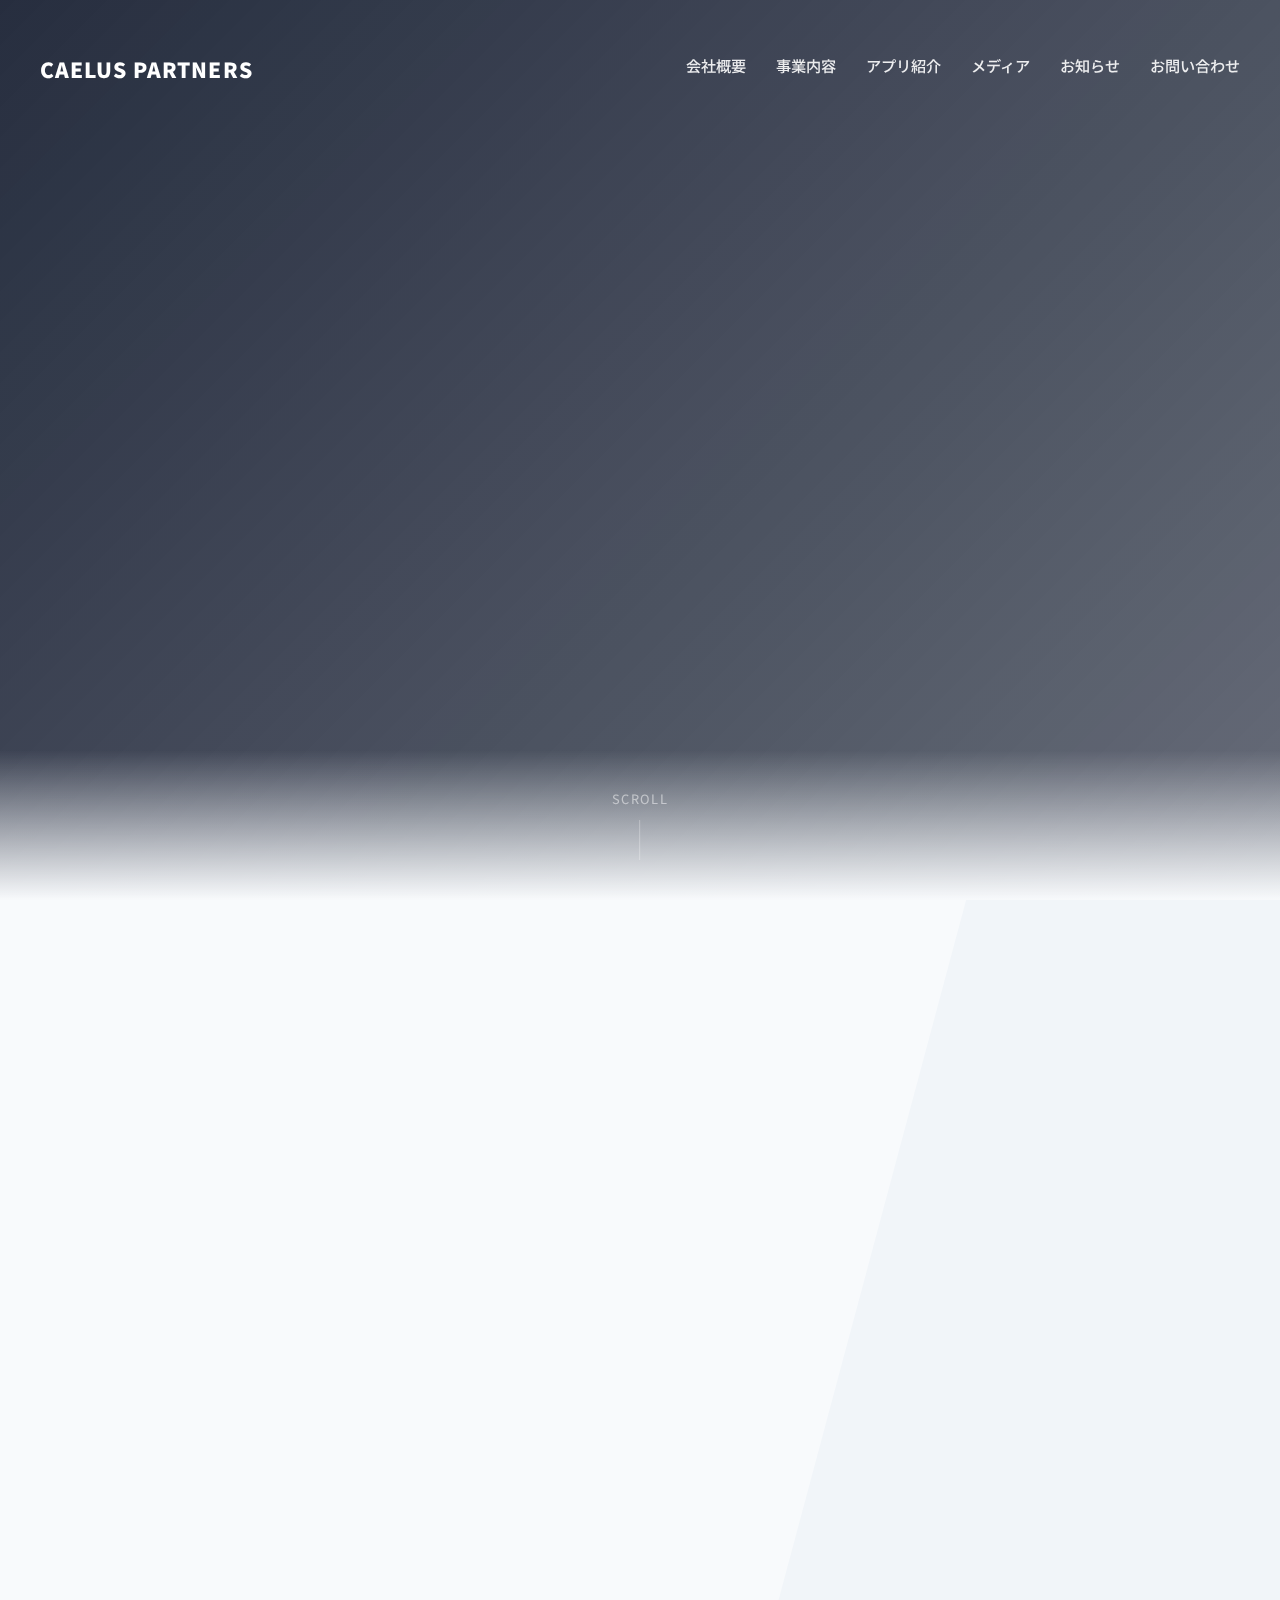
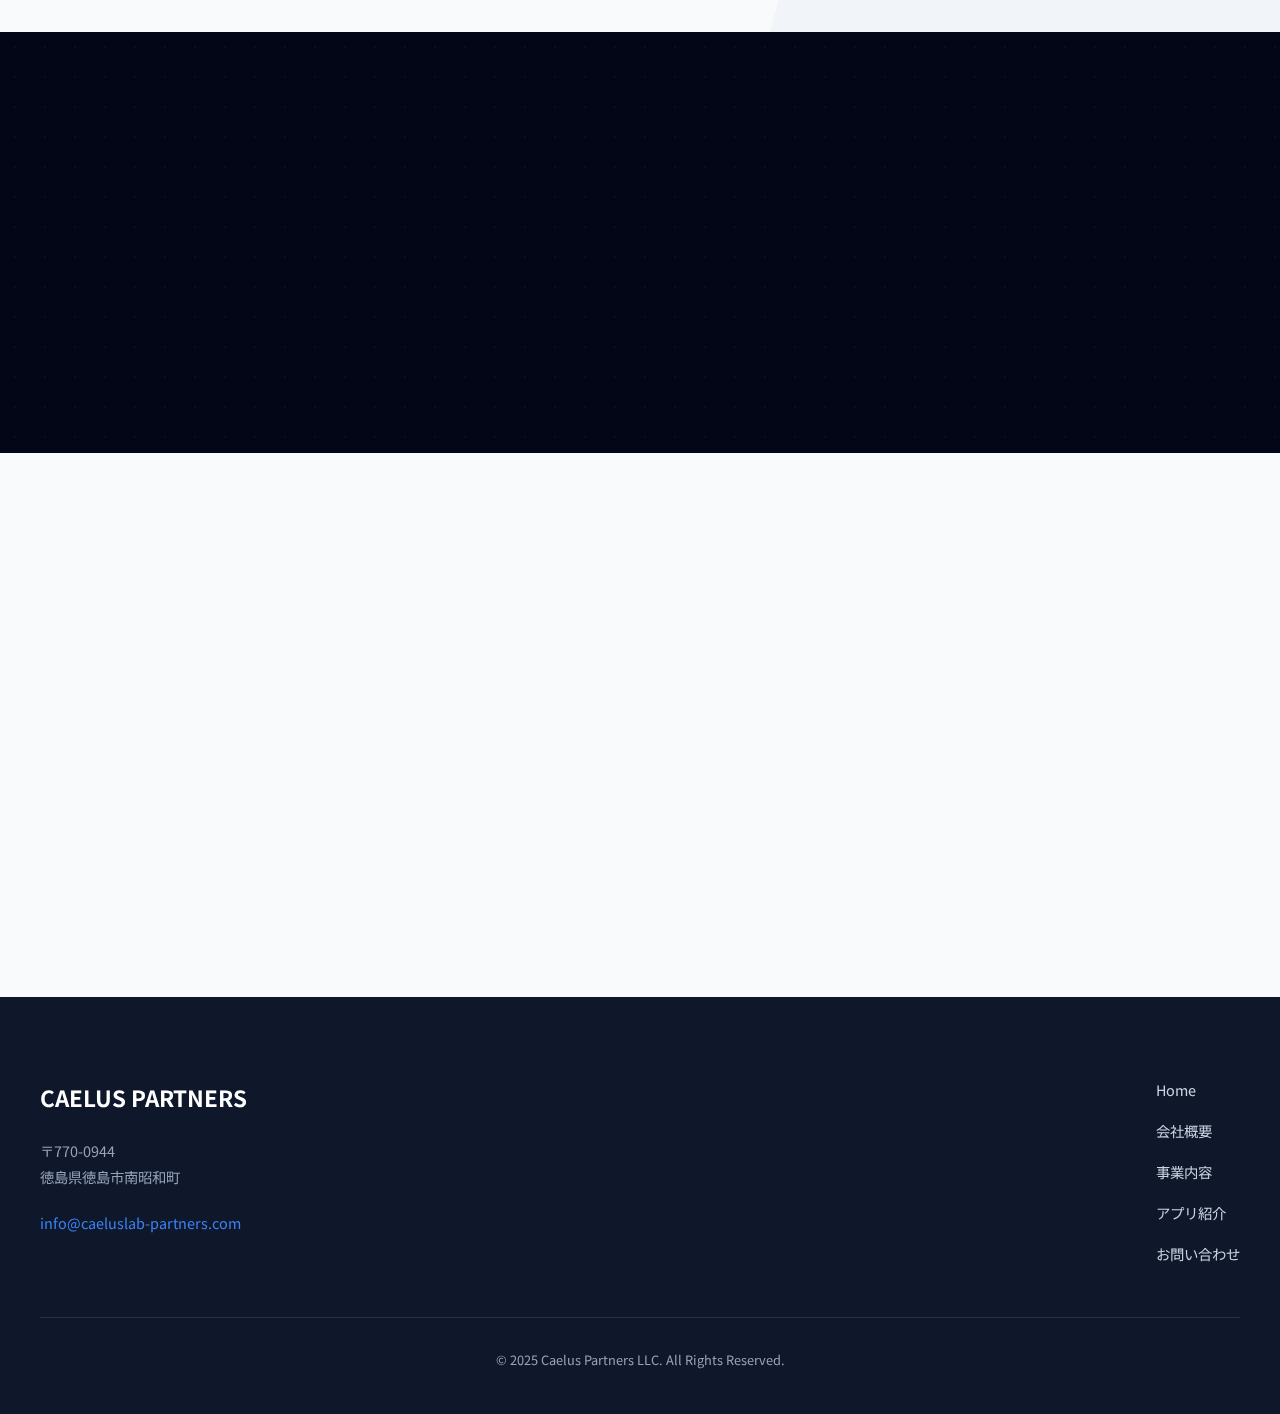
<file: index.html>
<!DOCTYPE html>
<html lang="ja">
<head>
  <script async src="https://www.googletagmanager.com/gtag/js?id=G-7C96BB0F4M"></script>
  <script>
    window.dataLayer = window.dataLayer || [];
    function gtag(){dataLayer.push(arguments);}
    gtag('js', new Date());
    gtag('config', 'G-7C96BB0F4M');
  </script>
  
  <meta charset="UTF-8">
  <meta name="viewport" content="width=device-width, initial-scale=1">
  <title>合同会社カエルスパートナーズ | Home</title>
  
  <link rel="icon" type="image/png" sizes="16x16" href="assets/img/favicon-16.png">
  
  <meta property="og:type" content="website">
  <meta property="og:site_name" content="合同会社カエルスパートナーズ">
  <meta property="og:title" content="合同会社カエルスパートナーズ">
  <meta property="og:description" content="不動産・投資・AI・教育で価値を創る。徳島から未来へ。">
  <meta property="og:image" content="assets/img/ogp.png">
  <meta property="og:url" content="https://caelus20250613.github.io/">
  
  <link href="https://fonts.googleapis.com/css2?family=Noto+Sans+JP:wght@300;500;700;900&display=swap" rel="stylesheet">
  <link rel="stylesheet" href="https://cdnjs.cloudflare.com/ajax/libs/font-awesome/6.4.0/css/all.min.css">

  <style>
    /* --- 変数定義 --- */
    :root {
      --primary-color: #0f172a;
      --primary-dark: #020617;
      --accent-color: #3b82f6;
      --accent-glow: rgba(59, 130, 246, 0.5);
      --text-color: #334155;
      --text-light: #f1f5f9;
      --bg-light: #f8fafc;
      --white: #ffffff;
      --glass-bg: rgba(255, 255, 255, 0.85);
      --glass-border: rgba(255, 255, 255, 0.3);
    }
    
    html { scroll-behavior: smooth; }

    body {
      margin: 0;
      font-family: 'Noto Sans JP', sans-serif;
      color: var(--text-color);
      line-height: 1.8;
      overflow-x: hidden;
      background-color: var(--bg-light);
    }

    a { text-decoration: none; color: inherit; transition: 0.3s; }
    ul { list-style: none; padding: 0; margin: 0; }
    .container { max-width: 1200px; margin: 0 auto; padding: 0 20px; position: relative; z-index: 2; }

    /* --- ヘッダー（透過→スクロールで白） --- */
    header {
      position: fixed;
      width: 100%;
      top: 0;
      z-index: 1000;
      transition: all 0.4s ease;
      padding: 15px 0;
    }
    header.scrolled {
      background: rgba(255, 255, 255, 0.9);
      backdrop-filter: blur(10px);
      box-shadow: 0 4px 20px rgba(0,0,0,0.05);
      padding: 10px 0;
    }
    header .container {
      display: flex;
      justify-content: space-between;
      align-items: center;
    }
    header h1 a {
      font-size: 1.3rem;
      font-weight: 900;
      color: var(--white); /* 初期は白文字 */
      letter-spacing: 0.05em;
      text-transform: uppercase;
      transition: color 0.3s;
    }
    header.scrolled h1 a { color: var(--primary-color); } /* スクロール後は黒文字 */

    /* PC用メニュー */
    header nav ul { display: flex; gap: 30px; }
    header nav a { 
      font-size: 0.95rem; 
      font-weight: 500; 
      color: rgba(255, 255, 255, 0.9);
      position: relative;
      padding-bottom: 5px;
    }
    header.scrolled nav a { color: var(--text-color); }
    
    header nav a::after {
      content: '';
      position: absolute;
      width: 0;
      height: 2px;
      bottom: 0;
      left: 0;
      background-color: var(--accent-color);
      transition: width 0.3s ease;
    }
    header nav a:hover { color: var(--white); opacity: 1; }
    header.scrolled nav a:hover { color: var(--accent-color); }
    header nav a:hover::after { width: 100%; }
    
    @media (max-width: 900px) {
      header nav ul { display: none; }
    }

    /* --- ヒーローセクション（全画面パララックス） --- */
    .hero {
      height: 100vh;
      min-height: 600px;
      position: relative;
      display: flex;
      align-items: center;
      justify-content: center;
      color: var(--white);
      overflow: hidden;
    }
    
    .hero-bg {
      position: absolute;
      top: 0; left: 0; width: 100%; height: 120%; /* パララックス用に少し高く */
      background: linear-gradient(135deg, rgba(15, 23, 42, 0.9) 0%, rgba(15, 23, 42, 0.6) 100%), 
                  url('https://images.unsplash.com/photo-1486406146926-c627a92ad1ab?auto=format&fit=crop&w=1920&q=80');
      background-size: cover;
      background-position: center;
      z-index: -1;
      will-change: transform; /* パフォーマンス最適化 */
    }

    /* 幾何学的な装飾（テック感） */
    .hero::after {
      content: '';
      position: absolute;
      bottom: 0;
      left: 0;
      width: 100%;
      height: 150px;
      background: linear-gradient(to top, var(--bg-light) 0%, transparent 100%);
      z-index: 1;
    }

    .hero-content {
      text-align: left; /* 左揃えに変更してモダンに */
      width: 100%;
      max-width: 1200px;
      padding: 0 20px;
      position: relative;
      z-index: 2;
    }

    .hero-label {
      display: inline-block;
      font-size: 0.9rem;
      font-weight: 700;
      letter-spacing: 0.2em;
      text-transform: uppercase;
      color: var(--accent-color);
      margin-bottom: 20px;
      opacity: 0;
      transform: translateX(-30px);
      animation: slideIn 0.8s cubic-bezier(0.16, 1, 0.3, 1) forwards;
    }

    .hero h2 {
      font-size: clamp(2.5rem, 5vw, 4.5rem); /* レスポンシブな巨大フォント */
      font-weight: 900;
      line-height: 1.1;
      margin-bottom: 30px;
      letter-spacing: -0.02em;
      opacity: 0;
      transform: translateY(30px);
      animation: fadeUp 1s cubic-bezier(0.16, 1, 0.3, 1) 0.2s forwards;
    }
    .hero h2 span {
      display: block;
      color: var(--accent-color); /* 一部だけ色を変える */
    }

    .hero p {
      font-size: 1.1rem;
      max-width: 600px;
      margin-bottom: 40px;
      color: rgba(255,255,255,0.8);
      opacity: 0;
      animation: fadeUp 1s cubic-bezier(0.16, 1, 0.3, 1) 0.4s forwards;
    }
    
    /* モダンなボタン */
    .btn-wrap {
      opacity: 0;
      animation: fadeUp 1s cubic-bezier(0.16, 1, 0.3, 1) 0.6s forwards;
    }
    .btn {
      display: inline-flex;
      align-items: center;
      padding: 16px 40px;
      background: var(--accent-color);
      color: var(--white);
      border-radius: 4px; /* 少し角ばらせてテック感を出す */
      font-weight: bold;
      letter-spacing: 0.05em;
      position: relative;
      overflow: hidden;
      transition: 0.4s;
      box-shadow: 0 10px 30px rgba(59, 130, 246, 0.3);
    }
    .btn i { margin-left: 10px; transition: 0.3s; }
    .btn:hover { 
      transform: translateY(-5px);
      box-shadow: 0 15px 40px rgba(59, 130, 246, 0.5);
    }
    .btn:hover i { transform: translateX(5px); }

    /* スクロールダウン誘導 */
    .scroll-down {
      position: absolute;
      bottom: 40px;
      left: 50%;
      transform: translateX(-50%);
      color: rgba(255,255,255,0.5);
      font-size: 0.8rem;
      letter-spacing: 0.1em;
      z-index: 10;
      animation: bounce 2s infinite;
    }
    .scroll-down::after {
      content: '';
      display: block;
      width: 1px;
      height: 40px;
      background: rgba(255,255,255,0.3);
      margin: 10px auto 0;
    }

    /* --- セクション共通: 斜めのデザイン --- */
    .section-diagonal {
      position: relative;
      padding: 120px 0;
      background: var(--bg-light);
      overflow: hidden;
    }
    /* 背景装飾 */
    .bg-decoration {
      position: absolute;
      top: 0; right: 0;
      width: 40%;
      height: 100%;
      background: #f1f5f9;
      transform: skewX(-15deg) translateX(100px); /* 斜めの背景 */
      z-index: 0;
    }

    .section-title-wrap {
      text-align: center;
      margin-bottom: 80px;
      position: relative;
      z-index: 2;
    }
    .section-subtitle {
      display: block;
      color: var(--accent-color);
      font-weight: bold;
      letter-spacing: 0.15em;
      margin-bottom: 10px;
      font-size: 0.9rem;
      text-transform: uppercase;
    }
    .section-title { 
      font-size: 2.5rem; 
      color: var(--primary-color);
      font-weight: 900;
      margin: 0;
    }

    /* --- カードデザイン（グラスモーフィズム & 重なり） --- */
    .features-grid {
      display: grid;
      grid-template-columns: repeat(3, 1fr);
      gap: 30px;
      position: relative;
      z-index: 2;
    }
    
    .feature-card {
      background: var(--white);
      padding: 40px 30px;
      border-radius: 12px;
      box-shadow: 0 10px 40px -10px rgba(0,0,0,0.08);
      transition: all 0.5s cubic-bezier(0.16, 1, 0.3, 1);
      position: relative;
      overflow: hidden;
      border-top: 4px solid transparent;
    }
    /* ホバー時のボーダーアニメーション */
    .feature-card::before {
      content: '';
      position: absolute;
      top: 0; left: 0; width: 0; height: 4px;
      background: var(--accent-color);
      transition: 0.5s;
    }
    .feature-card:hover {
      transform: translateY(-15px);
      box-shadow: 0 20px 50px -10px rgba(0,0,0,0.15);
    }
    .feature-card:hover::before { width: 100%; }

    .feature-icon-box {
      width: 70px;
      height: 70px;
      background: rgba(59, 130, 246, 0.1);
      border-radius: 50%;
      display: flex;
      align-items: center;
      justify-content: center;
      margin-bottom: 25px;
      color: var(--accent-color);
      font-size: 1.8rem;
      transition: 0.5s;
    }
    .feature-card:hover .feature-icon-box {
      background: var(--accent-color);
      color: var(--white);
      transform: rotateY(180deg);
    }
    .feature-card h3 { 
      font-size: 1.4rem; 
      font-weight: 700; 
      margin-bottom: 15px;
      color: var(--primary-color);
    }
    .feature-card p {
      color: #64748b;
      font-size: 0.95rem;
    }

    /* --- アプリ誘導エリア (濃紺背景) --- */
    .app-section {
      background: var(--primary-dark);
      color: var(--white);
      padding: 100px 0;
      text-align: center;
      position: relative;
    }
    /* 背景のグリッド線 */
    .app-section::before {
      content: '';
      position: absolute;
      top: 0; left: 0; width: 100%; height: 100%;
      background-image: radial-gradient(rgba(255,255,255,0.1) 1px, transparent 1px);
      background-size: 30px 30px;
      opacity: 0.3;
    }
    .app-content { position: relative; z-index: 2; }
    .app-link {
      display: inline-block;
      margin-top: 30px;
      color: var(--accent-color);
      font-size: 1.2rem;
      font-weight: bold;
      border-bottom: 2px solid var(--accent-color);
      padding-bottom: 5px;
    }
    .app-link:hover { color: var(--white); border-color: var(--white); }

    /* --- メディアエリア --- */
    .media-btn-grid {
      display: grid;
      grid-template-columns: repeat(2, 1fr);
      gap: 20px;
      max-width: 800px;
      margin: 0 auto;
    }
    .media-card {
      display: flex;
      align-items: center;
      justify-content: center;
      gap: 15px;
      padding: 30px;
      background: var(--white);
      border: 1px solid #e2e8f0;
      border-radius: 12px;
      font-weight: bold;
      font-size: 1.1rem;
      transition: 0.3s;
    }
    .media-card i { font-size: 2rem; }
    .media-card.youtube { color: #ff0000; }
    .media-card.x { color: #000; }
    .media-card:hover { 
      transform: translateY(-5px);
      box-shadow: 0 10px 30px rgba(0,0,0,0.1);
      border-color: transparent;
    }

    /* --- フッター --- */
    footer { 
      background: #0f172a; 
      color: #94a3b8; 
      padding: 80px 0 30px; 
      font-size: 0.9rem;
    }
    .footer-flex {
      display: flex;
      flex-wrap: wrap;
      justify-content: space-between;
      gap: 50px;
      padding-bottom: 50px;
      border-bottom: 1px solid rgba(255,255,255,0.1);
    }
    footer strong { color: var(--white); font-size: 1.4rem; display: block; margin-bottom: 20px; }
    .footer-links { display: flex; flex-direction: column; gap: 15px; }
    .footer-links a { color: #cbd5e1; transition: 0.3s; }
    .footer-links a:hover { color: var(--accent-color); padding-left: 5px; }
    .copyright { text-align: center; margin-top: 30px; font-size: 0.8rem; }

    /* --- アニメーション用クラス --- */
    .reveal {
      opacity: 0;
      transform: translateY(40px);
      transition: all 1s cubic-bezier(0.16, 1, 0.3, 1);
    }
    .reveal.active {
      opacity: 1;
      transform: translateY(0);
    }

    @keyframes fadeUp { to { opacity: 1; transform: translateY(0); } }
    @keyframes slideIn { to { opacity: 1; transform: translateX(0); } }
    @keyframes bounce { 0%, 20%, 50%, 80%, 100% {transform: translateX(-50%) translateY(0);} 40% {transform: translateX(-50%) translateY(-10px);} 60% {transform: translateX(-50%) translateY(-5px);} }

    /* --- レスポンシブ --- */
    @media (max-width: 768px) {
      .hero h2 { font-size: 2.8rem; }
      .features-grid { grid-template-columns: 1fr; }
      .media-btn-grid { grid-template-columns: 1fr; }
      .bg-decoration { display: none; } /* スマホでは背景装飾を消してシンプルに */
      .feature-card { padding: 30px 20px; }
    }
  </style>
</head>
<body>

<header id="header">
  <div class="container">
    <h1><a href="index.html">CAELUS PARTNERS</a></h1>
    <nav>
      <ul>
        <li><a href="about.html">会社概要</a></li>
        <li><a href="business.html">事業内容</a></li>
        <li><a href="apps.html">アプリ紹介</a></li>
        <li><a href="media.html">メディア</a></li>
        <li><a href="news.html">お知らせ</a></li>
        <li><a href="contact.html">お問い合わせ</a></li>
      </ul>
    </nav>
  </div>
</header>

<main>
  <!-- ヒーローセクション -->
  <section class="hero">
    <div class="hero-bg" id="parallax-bg"></div>
    <div class="hero-content">
      <span class="hero-label">Real Estate × Technology</span>
      <h2>
        徳島から、<br>
        <span>未来の価値を創る。</span>
      </h2>
      <p>不動産・投資・AI・教育。<br>4つの領域をクロスオーバーさせ、次世代のスタンダードを構築します。</p>
      <div class="btn-wrap">
        <a class="btn" href="about.html">
          私たちについて <i class="fa-solid fa-arrow-right"></i>
        </a>
      </div>
    </div>
    <div class="scroll-down">SCROLL</div>
  </section>

  <!-- 事業内容 -->
  <section class="section-diagonal">
    <div class="bg-decoration"></div>
    <div class="container">
      <div class="section-title-wrap reveal">
        <span class="section-subtitle">Our Service</span>
        <h2 class="section-title">事業領域</h2>
      </div>
      
      <div class="features-grid">
        <div class="feature-card reveal">
          <a href="business.html">
            <div class="feature-icon-box"><i class="fa-solid fa-building"></i></div>
            <h3>不動産事業</h3>
            <p>地域に根ざした不動産活用と管理。持続可能な資産形成をトータルサポートします。</p>
          </a>
        </div>
        
        <div class="feature-card reveal" style="transition-delay: 0.1s;">
          <a href="business.html">
            <div class="feature-icon-box"><i class="fa-solid fa-chart-line"></i></div>
            <h3>投資・資産運用</h3>
            <p>長期的な視点での投資戦略。確かなリターンとリスク管理で資産を守り育てます。</p>
          </a>
        </div>
        
        <div class="feature-card reveal" style="transition-delay: 0.2s;">
          <a href="apps.html">
            <div class="feature-icon-box"><i class="fa-solid fa-robot"></i></div>
            <h3>AI・アプリ開発</h3>
            <p>自社開発ソリューションの提供。業務効率化ツールやAI活用アプリを開発しています。</p>
          </a>
        </div>
      </div>
    </div>
  </section>

  <!-- アプリ紹介への誘導（ダークテーマでメリハリ） -->
  <section class="app-section">
    <div class="container app-content reveal">
      <h2 style="font-size: 2rem; margin-bottom: 20px;">Digital Solution</h2>
      <p>現場の課題を解決する、カエルスパートナーズ独自のアプリケーション。</p>
      <a href="apps.html" class="app-link">アプリ紹介を見る <i class="fa-solid fa-angle-right"></i></a>
    </div>
  </section>

  <!-- メディア情報 -->
  <section class="section-diagonal">
    <div class="container">
      <div class="section-title-wrap reveal">
        <span class="section-subtitle">Media & News</span>
        <h2 class="section-title">発信・お知らせ</h2>
      </div>
      
      <div class="media-btn-grid reveal">
        <a href="media.html" class="media-card youtube">
          <i class="fa-brands fa-youtube"></i>
          <div>
            <div style="font-size: 0.8rem; opacity: 0.7; font-weight: normal;">動画コンテンツ</div>
            CLP media
          </div>
        </a>
        <a href="news.html" class="media-card x">
          <i class="fa-regular fa-newspaper"></i>
          <div>
            <div style="font-size: 0.8rem; opacity: 0.7; font-weight: normal;">最新情報</div>
            News Release
          </div>
        </a>
      </div>
    </div>
  </section>
</main>

<footer>
  <div class="container">
    <div class="footer-flex">
      <div style="flex: 1; min-width: 250px;">
        <strong>CAELUS PARTNERS</strong>
        <p>〒770-0944<br>徳島県徳島市南昭和町</p>
        <p style="margin-top: 20px;"><a href="mailto:info@caeluslab-partners.com" style="color: var(--accent-color);">info@caeluslab-partners.com</a></p>
      </div>
      
      <div>
        <div class="footer-links">
          <a href="index.html">Home</a>
          <a href="about.html">会社概要</a>
          <a href="business.html">事業内容</a>
          <a href="apps.html">アプリ紹介</a>
          <a href="contact.html">お問い合わせ</a>
        </div>
      </div>
    </div>
    <div class="copyright">
      <p>&copy; 2025 Caelus Partners LLC. All Rights Reserved.</p>
    </div>
  </div>
</footer>

<script>
  // スクロール時のヘッダー変化
  window.addEventListener('scroll', function() {
    const header = document.getElementById('header');
    if (window.scrollY > 50) {
      header.classList.add('scrolled');
    } else {
      header.classList.remove('scrolled');
    }
  });

  // パララックス効果 (背景をスクロール速度より遅く動かす)
  window.addEventListener('scroll', function() {
    const parallaxBg = document.getElementById('parallax-bg');
    let scrollPosition = window.pageYOffset;
    parallaxBg.style.transform = 'translateY(' + (scrollPosition * 0.5) + 'px)';
  });

  // 要素のフェードインアニメーション
  const observerOptions = {
    threshold: 0.15,
    rootMargin: "0px 0px -50px 0px"
  };

  const observer = new IntersectionObserver((entries) => {
    entries.forEach(entry => {
      if (entry.isIntersecting) {
        entry.target.classList.add('active');
        observer.unobserve(entry.target);
      }
    });
  }, observerOptions);

  document.querySelectorAll('.reveal').forEach(el => {
    observer.observe(el);
  });
</script>

</body>
</html>
</file>
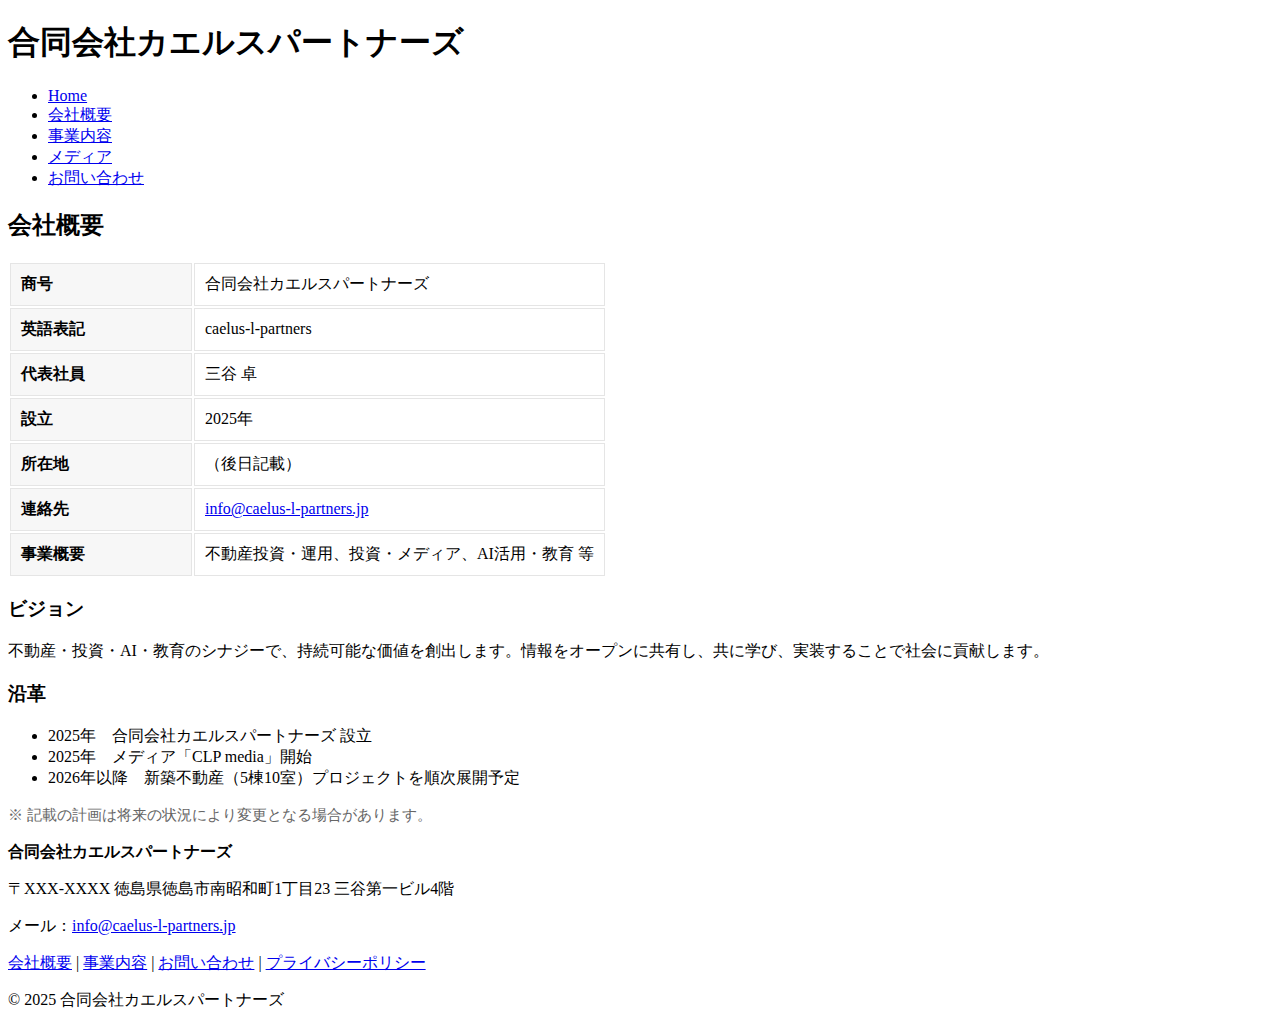
<file: about.html>
<!DOCTYPE html>
<html lang="ja">
<head>
  <meta charset="UTF-8">
  <meta name="viewport" content="width=device-width, initial-scale=1">
  <title>会社概要 | 合同会社カエルスパートナーズ</title>
  <meta name="description" content="合同会社カエルスパートナーズの会社概要。商号、英語表記、代表社員、設立、所在地、ビジョン、沿革。">
  <link rel="stylesheet" href="assets/css/style.css">
</head>
<body>
  <!-- ヘッダー -->
  <header>
    <div class="container">
      <h1>合同会社カエルスパートナーズ</h1>
      <nav>
        <ul>
          <li><a href="index.html">Home</a></li>
          <li><a class="active" href="about.html">会社概要</a></li>
          <li><a href="business.html">事業内容</a></li>
          <li><a href="media.html">メディア</a></li>
          <li><a href="contact.html">お問い合わせ</a></li>
        </ul>
      </nav>
    </div>
  </header>

  <!-- メイン -->
  <main class="container">
    <h2>会社概要</h2>

    <table class="table">
      <tr><th>商号</th><td>合同会社カエルスパートナーズ</td></tr>
      <tr><th>英語表記</th><td>caelus-l-partners</td></tr>
      <tr><th>代表社員</th><td>三谷 卓</td></tr>
      <tr><th>設立</th><td>2025年</td></tr>
      <tr><th>所在地</th><td>（後日記載）</td></tr>
      <tr><th>連絡先</th><td><a href="mailto:info@caelus-l-partners.jp">info@caelus-l-partners.jp</a></td></tr>
      <tr><th>事業概要</th><td>不動産投資・運用、投資・メディア、AI活用・教育 等</td></tr>
    </table>

    <h3>ビジョン</h3>
    <p>不動産・投資・AI・教育のシナジーで、持続可能な価値を創出します。情報をオープンに共有し、共に学び、実装することで社会に貢献します。</p>

    <h3>沿革</h3>
    <ul>
      <li>2025年　合同会社カエルスパートナーズ 設立</li>
      <li>2025年　メディア「CLP media」開始</li>
      <li>2026年以降　新築不動産（5棟10室）プロジェクトを順次展開予定</li>
    </ul>
    <p class="note">※ 記載の計画は将来の状況により変更となる場合があります。</p>
  </main>

  <!-- フッター（今は共通の簡易版） -->
<footer>
  <div class="container">
    <p><strong>合同会社カエルスパートナーズ</strong></p>
    <p>〒XXX-XXXX 徳島県徳島市南昭和町1丁目23 三谷第一ビル4階</p>
    <p>メール：<a href="mailto:info@caelus-l-partners.jp">info@caelus-l-partners.jp</a></p>
    <nav class="footer-nav">
      <a href="about.html">会社概要</a> |
      <a href="business.html">事業内容</a> |
      <a href="contact.html">お問い合わせ</a> |
      <a href="privacy.html">プライバシーポリシー</a>
    </nav>
    <p>&copy; 2025 合同会社カエルスパートナーズ</p>
  </div>
</footer>
</body>
</html>
</file>
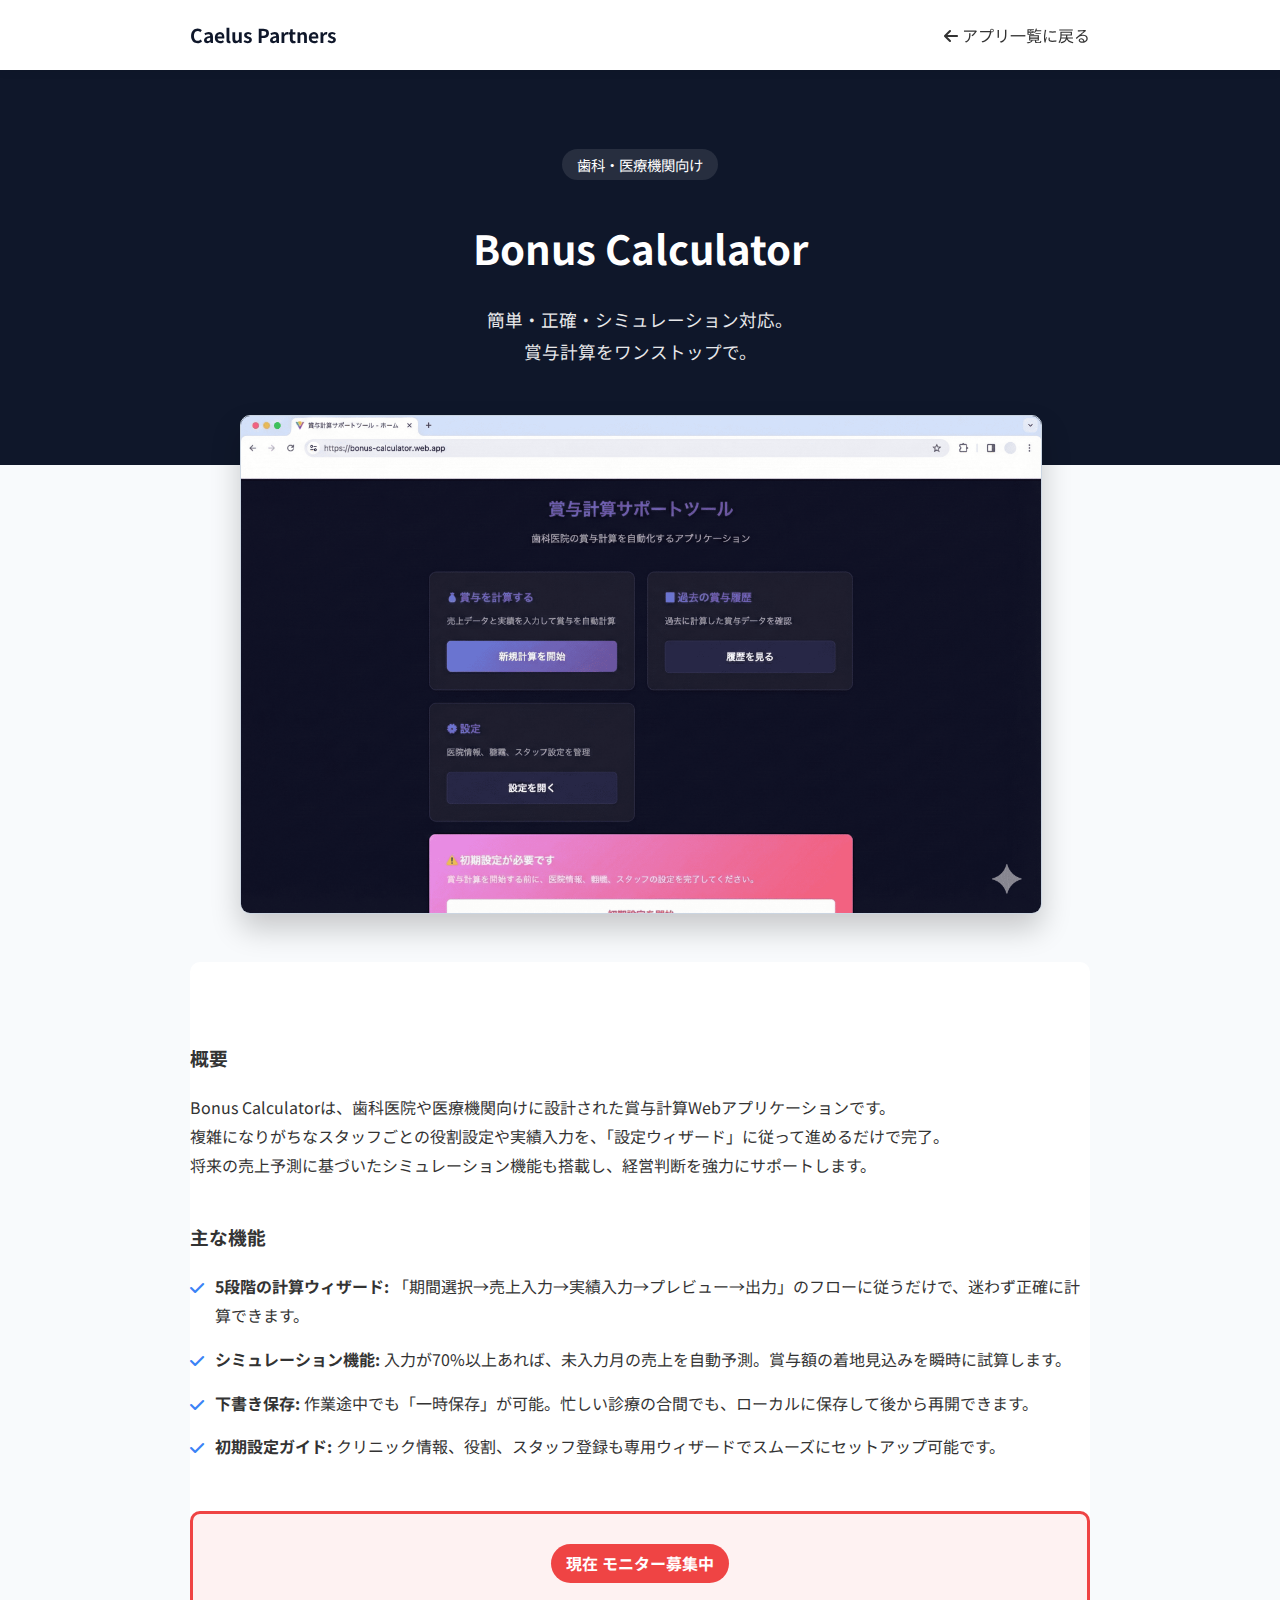
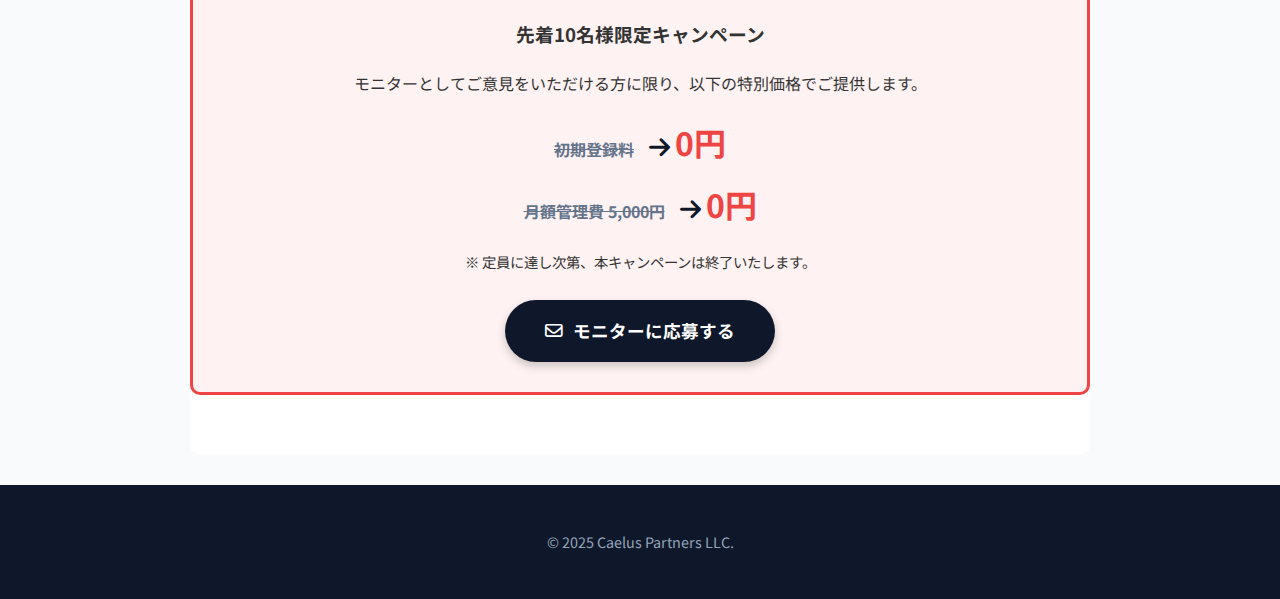
<file: app-bonus-calc.html>
<!DOCTYPE html>
<html lang="ja">
<head>
  <script async src="https://www.googletagmanager.com/gtag/js?id=G-7C96BB0F4M"></script>
  <script>
    window.dataLayer = window.dataLayer || [];
    function gtag(){dataLayer.push(arguments);}
    gtag('js', new Date());
    gtag('config', 'G-7C96BB0F4M');
  </script>
  
  <meta charset="UTF-8">
  <meta name="viewport" content="width=device-width, initial-scale=1">
  <title>Bonus Calculator | 合同会社カエルスパートナーズ</title>
  
  <link rel="icon" type="image/png" sizes="16x16" href="assets/img/favicon-16.png">
  <link href="https://fonts.googleapis.com/css2?family=Noto+Sans+JP:wght@400;700&display=swap" rel="stylesheet">
  <link rel="stylesheet" href="https://cdnjs.cloudflare.com/ajax/libs/font-awesome/6.4.0/css/all.min.css">

  <style>
    /* 共通設定 */
    :root {
      --primary-color: #0f172a;
      --accent-color: #3b82f6;
      --text-color: #333;
      --bg-light: #f8fafc;
      --white: #ffffff;
      --alert-color: #ef4444;
    }
    body { margin: 0; font-family: 'Noto Sans JP', sans-serif; color: var(--text-color); line-height: 1.8; background: var(--bg-light); }
    a { text-decoration: none; color: inherit; transition: 0.3s; }
    ul { list-style: none; padding: 0; margin: 0; }
    .container { max-width: 900px; margin: 0 auto; padding: 0 20px; }

    /* ヘッダー */
    header { background: var(--white); box-shadow: 0 2px 10px rgba(0,0,0,0.05); position: sticky; top: 0; z-index: 1000; }
    header .container { display: flex; justify-content: space-between; align-items: center; height: 70px; }
    header h1 { font-size: 1.2rem; font-weight: 700; color: var(--primary-color); }
    header nav ul { display: flex; gap: 20px; }
    header nav a:hover { color: var(--accent-color); }

    /* 詳細ページ独自 */
    .app-hero {
      background: var(--primary-color);
      color: var(--white);
      text-align: center;
      padding: 80px 20px;
    }
    .app-hero h2 { font-size: 2.5rem; margin-bottom: 20px; }
    .app-hero p { font-size: 1.1rem; opacity: 0.9; }

    .content-section { padding: 60px 0; background: var(--white); margin-bottom: 30px; border-radius: 10px; }
    
    .screenshot-area {
      text-align: center;
      margin: -50px auto 40px;
      max-width: 800px;
      padding: 0 10px;
    }
    
    /* 画像スタイル */
    .app-screenshot-img {
      width: 100%;
      height: auto;
      border-radius: 10px;
      box-shadow: 0 15px 30px rgba(0,0,0,0.2);
      border: 1px solid #cbd5e1;
    }

    .feature-list li {
      margin-bottom: 15px;
      padding-left: 25px;
      position: relative;
    }
    .feature-list li::before {
      content: "\f00c";
      font-family: "Font Awesome 6 Free";
      font-weight: 900;
      color: var(--accent-color);
      position: absolute;
      left: 0;
      top: 2px;
    }

    /* キャンペーンエリア */
    .campaign-box {
      border: 3px solid var(--alert-color);
      background: #fef2f2;
      padding: 30px;
      border-radius: 10px;
      text-align: center;
      margin-top: 50px;
    }
    .campaign-badge {
      background: var(--alert-color);
      color: white;
      padding: 5px 15px;
      border-radius: 20px;
      font-weight: bold;
      display: inline-block;
      margin-bottom: 15px;
    }
    .campaign-price {
      font-size: 1.5rem;
      font-weight: bold;
      color: var(--primary-color);
      margin: 15px 0;
    }
    .campaign-price span {
      color: var(--alert-color);
      font-size: 2rem;
    }
    .campaign-price .strike {
      text-decoration: line-through;
      font-size: 1rem;
      color: #64748b;
      margin-right: 10px;
    }

    /* お問い合わせボタン */
    .launch-btn {
      display: inline-flex;
      align-items: center;
      gap: 10px;
      padding: 15px 40px;
      background: var(--primary-color);
      color: white;
      border-radius: 50px;
      font-weight: bold;
      font-size: 1.1rem;
      box-shadow: 0 4px 10px rgba(0,0,0, 0.2);
    }
    .launch-btn:hover { background: #334155; transform: translateY(-3px); box-shadow: 0 6px 15px rgba(0,0,0, 0.3); }

    footer { background: var(--primary-color); color: #94a3b8; padding: 30px 0; text-align: center; font-size: 0.9rem; }
  </style>
</head>
<body>

<header>
  <div class="container">
    <h1><a href="index.html">Caelus Partners</a></h1>
    <nav>
      <ul>
        <li><a href="apps.html"><i class="fa-solid fa-arrow-left"></i> アプリ一覧に戻る</a></li>
      </ul>
    </nav>
  </div>
</header>

<div class="app-hero">
  <div class="container">
    <span style="background:rgba(255,255,255,0.1); padding:5px 15px; border-radius:20px; font-size:0.9rem;">歯科・医療機関向け</span>
    <h2>Bonus Calculator</h2>
    <p>簡単・正確・シミュレーション対応。<br>賞与計算をワンストップで。</p>
  </div>
</div>

<main class="container">
  
  <div class="screenshot-area">
    <img src="assets/img/bonus-calculatorimage.png" alt="Bonus Calculator 画面" class="app-screenshot-img">
  </div>

  <div class="content-section container">
    <h3>概要</h3>
    <p>
      Bonus Calculatorは、歯科医院や医療機関向けに設計された賞与計算Webアプリケーションです。<br>
      複雑になりがちなスタッフごとの役割設定や実績入力を、「設定ウィザード」に従って進めるだけで完了。<br>
      将来の売上予測に基づいたシミュレーション機能も搭載し、経営判断を強力にサポートします。
    </p>

    <h3 style="margin-top: 40px;">主な機能</h3>
    <ul class="feature-list">
      <li><strong>5段階の計算ウィザード:</strong> 「期間選択→売上入力→実績入力→プレビュー→出力」のフローに従うだけで、迷わず正確に計算できます。</li>
      <li><strong>シミュレーション機能:</strong> 入力が70%以上あれば、未入力月の売上を自動予測。賞与額の着地見込みを瞬時に試算します。</li>
      <li><strong>下書き保存:</strong> 作業途中でも「一時保存」が可能。忙しい診療の合間でも、ローカルに保存して後から再開できます。</li>
      <li><strong>初期設定ガイド:</strong> クリニック情報、役割、スタッフ登録も専用ウィザードでスムーズにセットアップ可能です。</li>
    </ul>

    <div class="campaign-box">
      <div class="campaign-badge">現在 モニター募集中</div>
      <h3>先着10名様限定キャンペーン</h3>
      <p>モニターとしてご意見をいただける方に限り、以下の特別価格でご提供します。</p>
      
      <div class="campaign-price">
        <div><span class="strike">初期登録料</span> <i class="fa-solid fa-arrow-right"></i> <span>0円</span></div>
        <div style="margin-top:5px;"><span class="strike">月額管理費 5,000円</span> <i class="fa-solid fa-arrow-right"></i> <span>0円</span></div>
      </div>

      <p style="font-size: 0.9rem; margin-bottom: 25px;">
        ※ 定員に達し次第、本キャンペーンは終了いたします。
      </p>

      <a href="contact.html" class="launch-btn">
        <i class="fa-regular fa-envelope"></i> モニターに応募する
      </a>
    </div>

  </div>

</main>

<footer>
  <div class="container">
    <p>&copy; 2025 Caelus Partners LLC.</p>
  </div>
</footer>

</body>
</html>
</file>
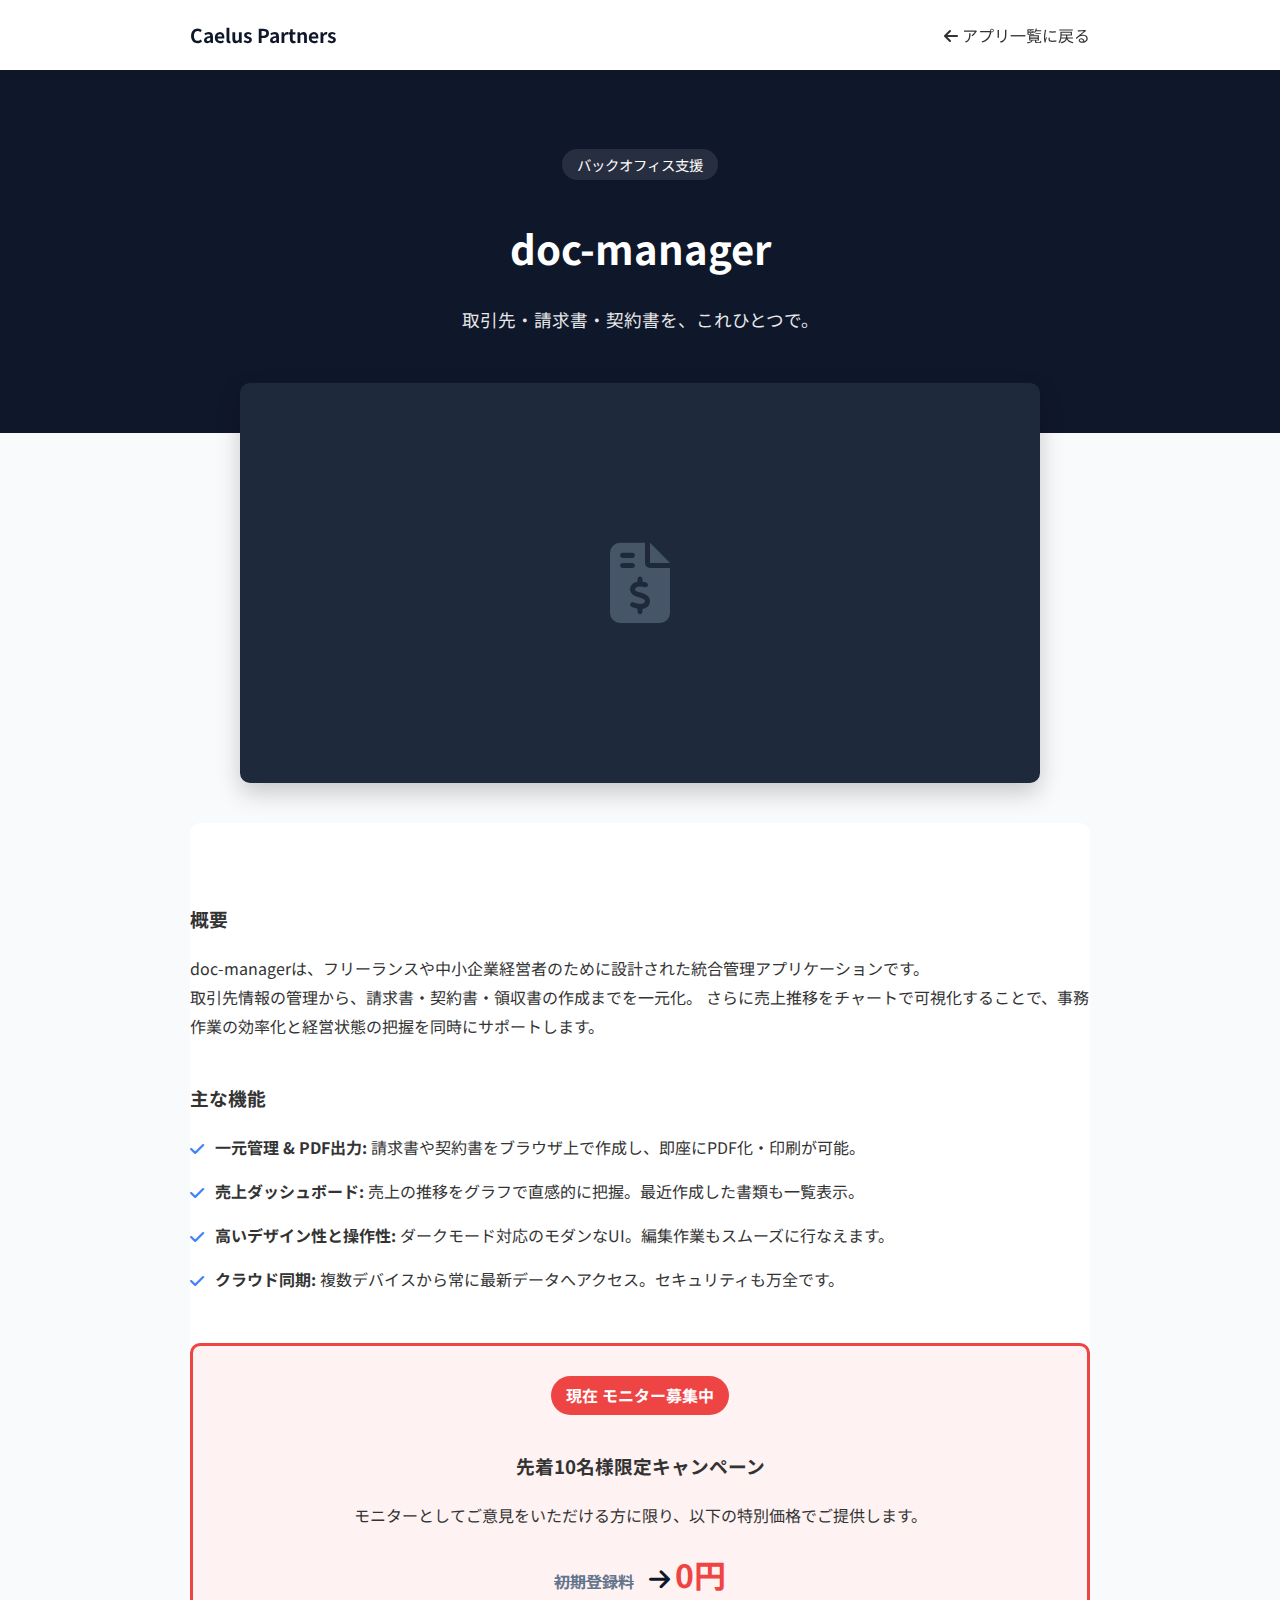
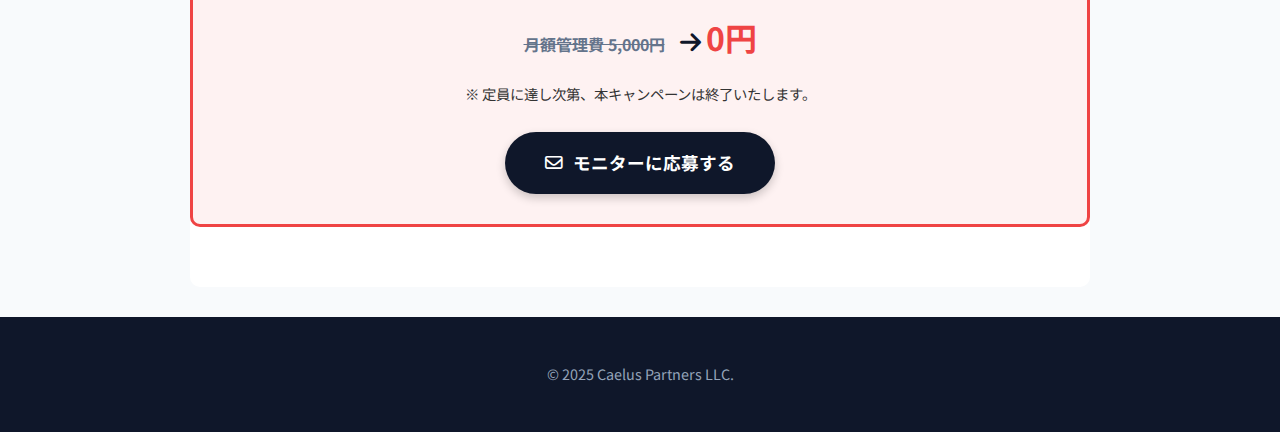
<file: app-doc-manager.html>
<!DOCTYPE html>
<html lang="ja">
<head>
  <script async src="https://www.googletagmanager.com/gtag/js?id=G-7C96BB0F4M"></script>
  <script>
    window.dataLayer = window.dataLayer || [];
    function gtag(){dataLayer.push(arguments);}
    gtag('js', new Date());
    gtag('config', 'G-7C96BB0F4M');
  </script>
  
  <meta charset="UTF-8">
  <meta name="viewport" content="width=device-width, initial-scale=1">
  <title>doc-manager | 合同会社カエルスパートナーズ</title>
  
  <link rel="icon" type="image/png" sizes="16x16" href="assets/img/favicon-16.png">
  <link href="https://fonts.googleapis.com/css2?family=Noto+Sans+JP:wght@400;700&display=swap" rel="stylesheet">
  <link rel="stylesheet" href="https://cdnjs.cloudflare.com/ajax/libs/font-awesome/6.4.0/css/all.min.css">

  <style>
    /* 共通設定 */
    :root {
      --primary-color: #0f172a;
      --accent-color: #3b82f6;
      --text-color: #333;
      --bg-light: #f8fafc;
      --white: #ffffff;
      --alert-color: #ef4444;
    }
    body { margin: 0; font-family: 'Noto Sans JP', sans-serif; color: var(--text-color); line-height: 1.8; background: var(--bg-light); }
    a { text-decoration: none; color: inherit; transition: 0.3s; }
    ul { list-style: none; padding: 0; margin: 0; }
    .container { max-width: 900px; margin: 0 auto; padding: 0 20px; }

    /* ヘッダー */
    header { background: var(--white); box-shadow: 0 2px 10px rgba(0,0,0,0.05); position: sticky; top: 0; z-index: 1000; }
    header .container { display: flex; justify-content: space-between; align-items: center; height: 70px; }
    header h1 { font-size: 1.2rem; font-weight: 700; color: var(--primary-color); }
    header nav ul { display: flex; gap: 20px; }
    header nav a:hover { color: var(--accent-color); }

    /* 詳細ページ独自 */
    .app-hero {
      background: var(--primary-color);
      color: var(--white);
      text-align: center;
      padding: 80px 20px;
    }
    .app-hero h2 { font-size: 2.5rem; margin-bottom: 20px; }
    .app-hero p { font-size: 1.1rem; opacity: 0.9; }

    .content-section { padding: 60px 0; background: var(--white); margin-bottom: 30px; border-radius: 10px; }
    
    .screenshot-area {
      text-align: center;
      margin: -50px auto 40px; 
      max-width: 800px;
    }
    .screenshot-placeholder {
      background: #1e293b; /* ダークモードを意識した濃い色に変更 */
      height: 400px;
      border-radius: 10px;
      display: flex;
      align-items: center;
      justify-content: center;
      box-shadow: 0 10px 25px rgba(0,0,0,0.2);
      color: #475569;
      font-size: 5rem;
    }

    .feature-list li {
      margin-bottom: 15px;
      padding-left: 25px;
      position: relative;
    }
    .feature-list li::before {
      content: "\f00c";
      font-family: "Font Awesome 6 Free";
      font-weight: 900;
      color: var(--accent-color);
      position: absolute;
      left: 0;
      top: 2px;
    }

    /* キャンペーンエリア */
    .campaign-box {
      border: 3px solid var(--alert-color);
      background: #fef2f2;
      padding: 30px;
      border-radius: 10px;
      text-align: center;
      margin-top: 50px;
    }
    .campaign-badge {
      background: var(--alert-color);
      color: white;
      padding: 5px 15px;
      border-radius: 20px;
      font-weight: bold;
      display: inline-block;
      margin-bottom: 15px;
    }
    .campaign-price {
      font-size: 1.5rem;
      font-weight: bold;
      color: var(--primary-color);
      margin: 15px 0;
    }
    .campaign-price span {
      color: var(--alert-color);
      font-size: 2rem;
    }
    .campaign-price .strike {
      text-decoration: line-through;
      font-size: 1rem;
      color: #64748b;
      margin-right: 10px;
    }

    /* お問い合わせボタン */
    .launch-btn {
      display: inline-flex;
      align-items: center;
      gap: 10px;
      padding: 15px 40px;
      background: var(--primary-color);
      color: white;
      border-radius: 50px;
      font-weight: bold;
      font-size: 1.1rem;
      box-shadow: 0 4px 10px rgba(0,0,0, 0.2);
    }
    .launch-btn:hover { background: #334155; transform: translateY(-3px); box-shadow: 0 6px 15px rgba(0,0,0, 0.3); }

    footer { background: var(--primary-color); color: #94a3b8; padding: 30px 0; text-align: center; font-size: 0.9rem; }
  </style>
</head>
<body>

<header>
  <div class="container">
    <h1><a href="index.html">Caelus Partners</a></h1>
    <nav>
      <ul>
        <li><a href="apps.html"><i class="fa-solid fa-arrow-left"></i> アプリ一覧に戻る</a></li>
      </ul>
    </nav>
  </div>
</header>

<div class="app-hero">
  <div class="container">
    <span style="background:rgba(255,255,255,0.1); padding:5px 15px; border-radius:20px; font-size:0.9rem;">バックオフィス支援</span>
    <h2>doc-manager</h2>
    <p>取引先・請求書・契約書を、これひとつで。</p>
  </div>
</div>

<main class="container">
  
  <div class="screenshot-area">
    <div class="screenshot-placeholder">
      <i class="fa-solid fa-file-invoice-dollar"></i>
    </div>
  </div>

  <div class="content-section container">
    <h3>概要</h3>
    <p>
      doc-managerは、フリーランスや中小企業経営者のために設計された統合管理アプリケーションです。<br>
      取引先情報の管理から、請求書・契約書・領収書の作成までを一元化。
      さらに売上推移をチャートで可視化することで、事務作業の効率化と経営状態の把握を同時にサポートします。
    </p>

    <h3 style="margin-top: 40px;">主な機能</h3>
    <ul class="feature-list">
      <li><strong>一元管理 & PDF出力:</strong> 請求書や契約書をブラウザ上で作成し、即座にPDF化・印刷が可能。</li>
      <li><strong>売上ダッシュボード:</strong> 売上の推移をグラフで直感的に把握。最近作成した書類も一覧表示。</li>
      <li><strong>高いデザイン性と操作性:</strong> ダークモード対応のモダンなUI。編集作業もスムーズに行なえます。</li>
      <li><strong>クラウド同期:</strong> 複数デバイスから常に最新データへアクセス。セキュリティも万全です。</li>
    </ul>

    <div class="campaign-box">
      <div class="campaign-badge">現在 モニター募集中</div>
      <h3>先着10名様限定キャンペーン</h3>
      <p>モニターとしてご意見をいただける方に限り、以下の特別価格でご提供します。</p>
      
      <div class="campaign-price">
        <div><span class="strike">初期登録料</span> <i class="fa-solid fa-arrow-right"></i> <span>0円</span></div>
        <div style="margin-top:5px;"><span class="strike">月額管理費 5,000円</span> <i class="fa-solid fa-arrow-right"></i> <span>0円</span></div>
      </div>

      <p style="font-size: 0.9rem; margin-bottom: 25px;">
        ※ 定員に達し次第、本キャンペーンは終了いたします。
      </p>

      <a href="contact.html" class="launch-btn">
        <i class="fa-regular fa-envelope"></i> モニターに応募する
      </a>
    </div>

  </div>

</main>

<footer>
  <div class="container">
    <p>&copy; 2025 Caelus Partners LLC.</p>
  </div>
</footer>

</body>
</html>
</file>
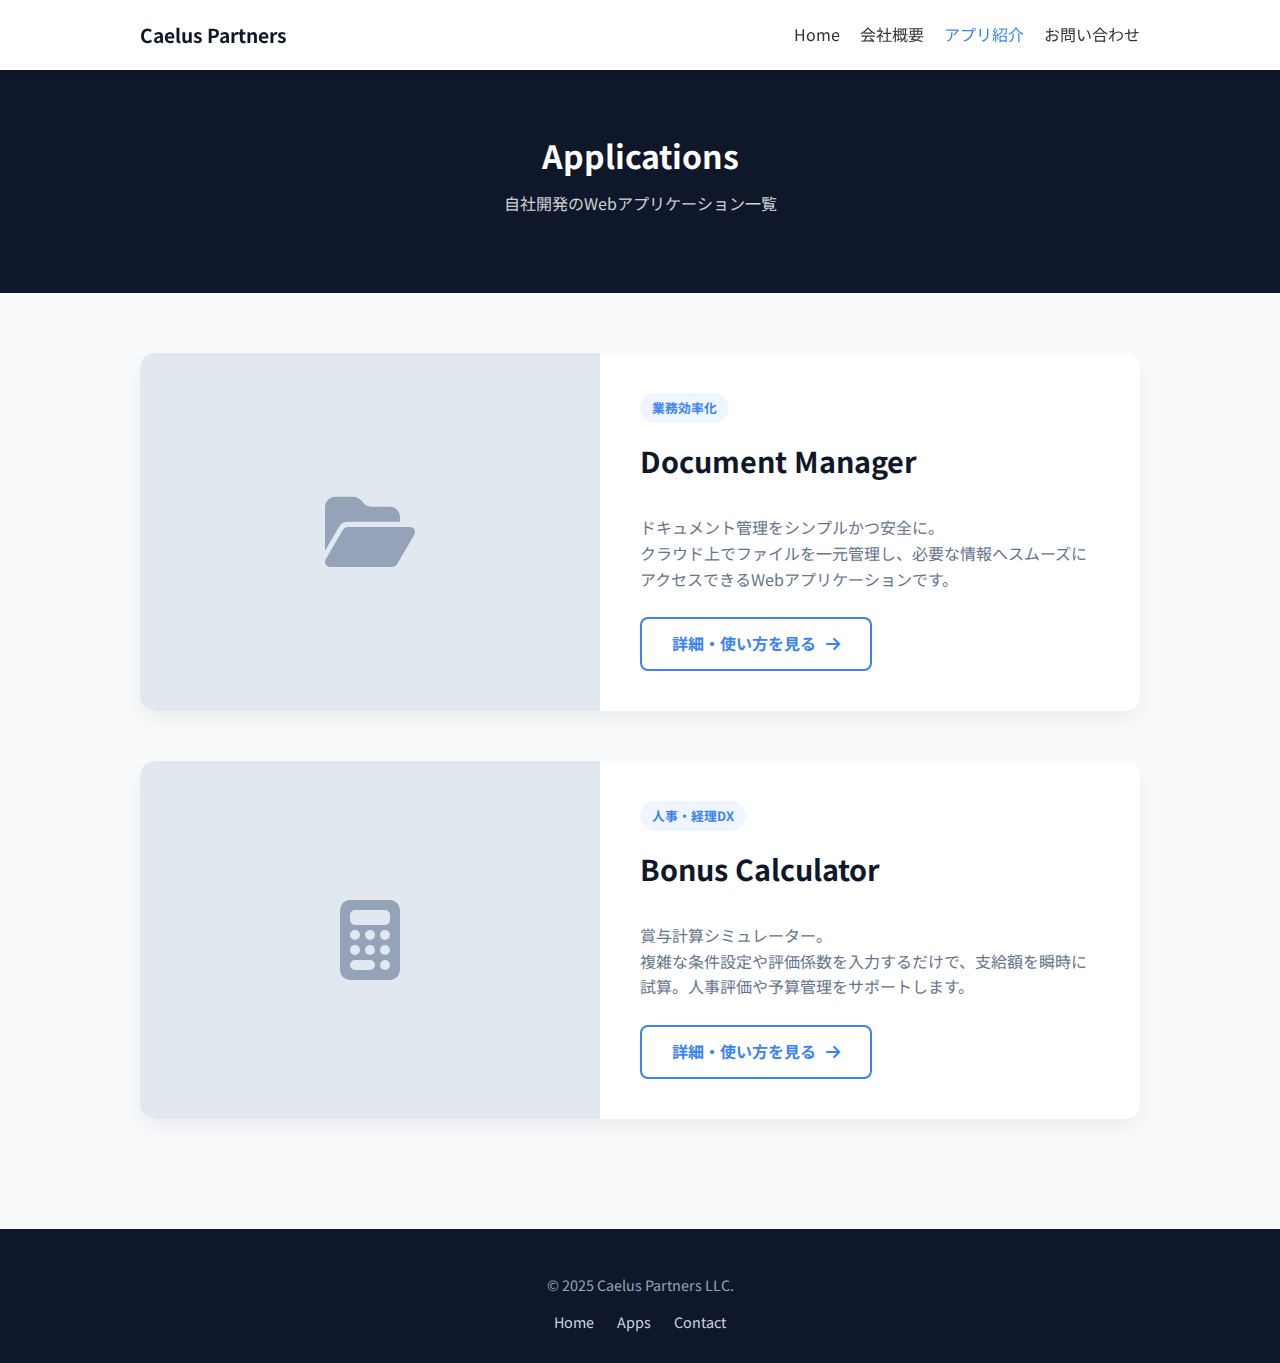
<file: apps.html>
<!DOCTYPE html>
<html lang="ja">
<head>
  <script async src="https://www.googletagmanager.com/gtag/js?id=G-7C96BB0F4M"></script>
  <script>
    window.dataLayer = window.dataLayer || [];
    function gtag(){dataLayer.push(arguments);}
    gtag('js', new Date());
    gtag('config', 'G-7C96BB0F4M');
  </script>
  
  <meta charset="UTF-8">
  <meta name="viewport" content="width=device-width, initial-scale=1">
  <title>自社開発アプリ | 合同会社カエルスパートナーズ</title>
  
  <link rel="icon" type="image/png" sizes="16x16" href="assets/img/favicon-16.png">
  
  <link href="https://fonts.googleapis.com/css2?family=Noto+Sans+JP:wght@400;700&display=swap" rel="stylesheet">
  <link rel="stylesheet" href="https://cdnjs.cloudflare.com/ajax/libs/font-awesome/6.4.0/css/all.min.css">

  <style>
    /* 共通設定 */
    :root {
      --primary-color: #0f172a;
      --accent-color: #3b82f6;
      --text-color: #333;
      --bg-light: #f8fafc;
      --white: #ffffff;
    }
    body { margin: 0; font-family: 'Noto Sans JP', sans-serif; color: var(--text-color); line-height: 1.6; background: var(--bg-light); }
    a { text-decoration: none; color: inherit; transition: 0.3s; }
    ul { list-style: none; padding: 0; margin: 0; }
    .container { max-width: 1000px; margin: 0 auto; padding: 0 20px; }

    /* ヘッダー */
    header { background: var(--white); box-shadow: 0 2px 10px rgba(0,0,0,0.05); position: sticky; top: 0; z-index: 1000; }
    header .container { display: flex; justify-content: space-between; align-items: center; height: 70px; }
    header h1 { font-size: 1.2rem; font-weight: 700; color: var(--primary-color); }
    header nav ul { display: flex; gap: 20px; }
    header nav a:hover { color: var(--accent-color); }
    @media (max-width: 768px) { header nav ul { display: none; } }

    /* アプリ一覧スタイル */
    .page-header { background: var(--primary-color); color: var(--white); text-align: center; padding: 60px 20px; }
    .page-header h2 { margin: 0; font-size: 2rem; }
    .page-header p { opacity: 0.8; margin-top: 10px; }

    .app-section { padding: 60px 0; }
    
    .app-card {
      background: var(--white);
      border-radius: 15px;
      overflow: hidden;
      box-shadow: 0 10px 20px rgba(0,0,0,0.05);
      margin-bottom: 50px;
      display: flex;
      flex-direction: column;
      transition: transform 0.3s;
    }
    .app-card:hover { transform: translateY(-5px); }
    @media (min-width: 768px) { .app-card { flex-direction: row; } }

    .app-image {
      background: #e2e8f0;
      flex: 1;
      min-height: 250px;
      display: flex;
      align-items: center;
      justify-content: center;
    }
    .app-image i { font-size: 5rem; color: #94a3b8; }

    .app-content { flex: 1; padding: 40px; display: flex; flex-direction: column; justify-content: center; }

    .app-tag {
      display: inline-block;
      background: #eff6ff;
      color: var(--accent-color);
      padding: 5px 12px;
      border-radius: 20px;
      font-size: 0.8rem;
      font-weight: bold;
      margin-bottom: 15px;
      align-self: flex-start;
    }

    .app-content h3 { font-size: 1.8rem; margin: 0 0 15px 0; color: var(--primary-color); }
    .app-content p { color: #64748b; margin-bottom: 25px; }

    /* 詳細ボタン */
    .detail-btn {
      display: inline-flex;
      align-items: center;
      justify-content: center;
      gap: 10px;
      padding: 12px 30px;
      background: var(--white);
      color: var(--accent-color);
      border: 2px solid var(--accent-color);
      border-radius: 8px;
      font-weight: bold;
      width: fit-content;
    }
    .detail-btn:hover { background: var(--accent-color); color: var(--white); }

    /* フッター */
    footer { background: var(--primary-color); color: #94a3b8; padding: 30px 0; text-align: center; font-size: 0.9rem; margin-top: auto; }
    footer a { color: #cbd5e1; margin: 0 10px; }
  </style>
</head>
<body>

<header>
  <div class="container">
    <h1><a href="index.html">Caelus Partners</a></h1>
    <nav>
      <ul>
        <li><a href="index.html">Home</a></li>
        <li><a href="about.html">会社概要</a></li>
        <li><a href="apps.html" style="color: var(--accent-color);">アプリ紹介</a></li>
        <li><a href="contact.html">お問い合わせ</a></li>
      </ul>
    </nav>
  </div>
</header>

<div class="page-header">
  <div class="container">
    <h2>Applications</h2>
    <p>自社開発のWebアプリケーション一覧</p>
  </div>
</div>

<main class="container app-section">

  <div class="app-card">
    <div class="app-image">
      <i class="fa-solid fa-folder-open"></i>
    </div>
    <div class="app-content">
      <span class="app-tag">業務効率化</span>
      <h3>Document Manager</h3>
      <p>
        ドキュメント管理をシンプルかつ安全に。<br>
        クラウド上でファイルを一元管理し、必要な情報へスムーズにアクセスできるWebアプリケーションです。
      </p>
      <div>
        <a href="app-doc-manager.html" class="detail-btn">
          詳細・使い方を見る <i class="fa-solid fa-arrow-right"></i>
        </a>
      </div>
    </div>
  </div>

  <div class="app-card">
    <div class="app-image">
      <i class="fa-solid fa-calculator"></i>
    </div>
    <div class="app-content">
      <span class="app-tag">人事・経理DX</span>
      <h3>Bonus Calculator</h3>
      <p>
        賞与計算シミュレーター。<br>
        複雑な条件設定や評価係数を入力するだけで、支給額を瞬時に試算。人事評価や予算管理をサポートします。
      </p>
      <div>
        <a href="app-bonus-calc.html" class="detail-btn">
          詳細・使い方を見る <i class="fa-solid fa-arrow-right"></i>
        </a>
      </div>
    </div>
  </div>

</main>

<footer>
  <div class="container">
    <p>&copy; 2025 Caelus Partners LLC.</p>
    <nav>
      <a href="index.html">Home</a>
      <a href="apps.html">Apps</a>
      <a href="contact.html">Contact</a>
    </nav>
  </div>
</footer>

</body>
</html>
</file>
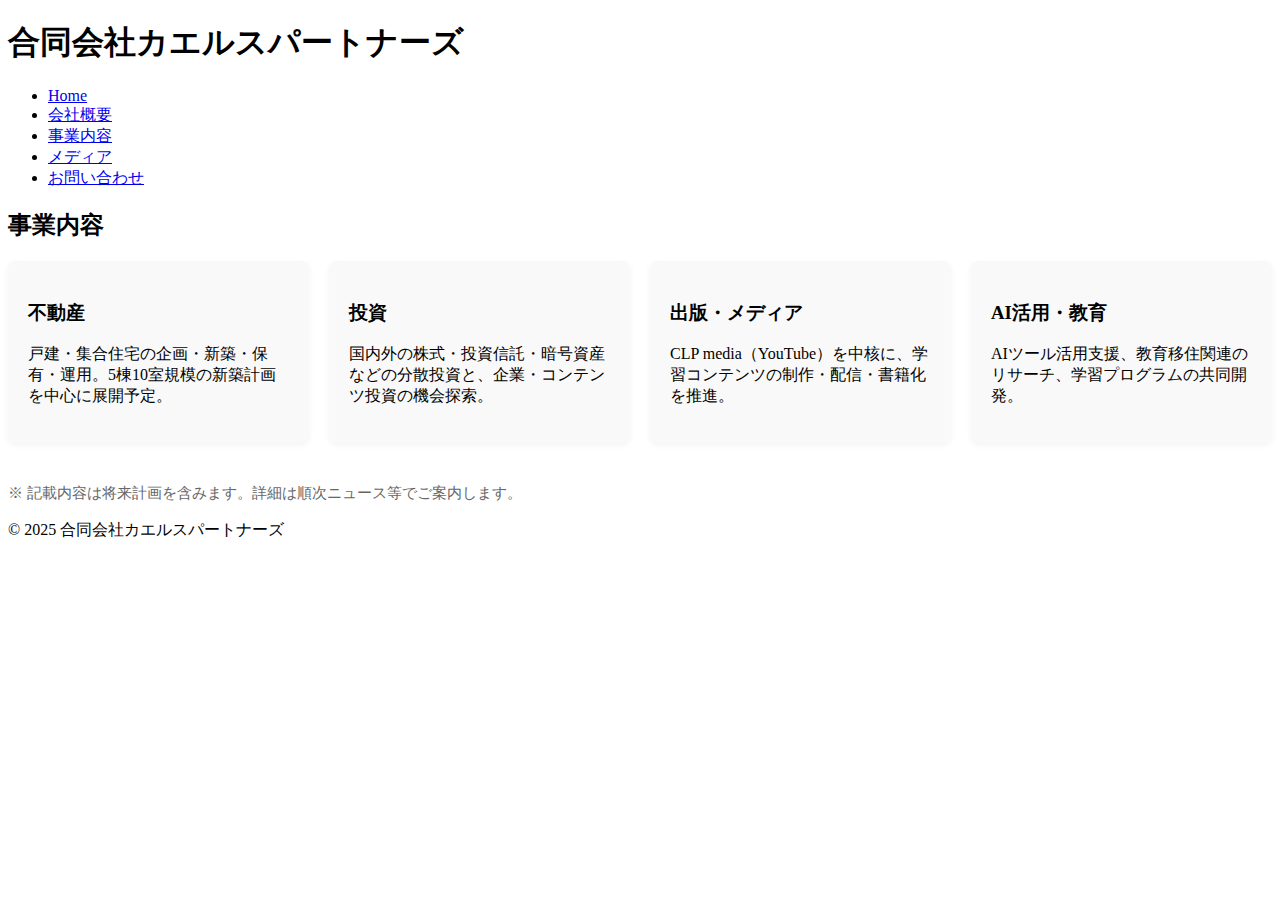
<file: business.html>
<!DOCTYPE html><html lang="ja"><head>
<meta charset="UTF-8"><meta name="viewport" content="width=device-width, initial-scale=1">
<title>事業内容 | 合同会社カエルスパートナーズ</title>
<link rel="stylesheet" href="assets/css/style.css">
<meta name="description" content="不動産、投資、出版・メディア、AI活用・教育などの事業紹介。">
</head><body>
<header><div class="container">
  <h1>合同会社カエルスパートナーズ</h1>
  <nav><ul>
    <li><a href="index.html">Home</a></li>
    <li><a href="about.html">会社概要</a></li>
    <li><a class="active" href="business.html">事業内容</a></li>
    <li><a href="media.html">メディア</a></li>
    <li><a href="contact.html">お問い合わせ</a></li>
  </ul></nav>
</div></header>

<main class="container">
  <h2>事業内容</h2>
  <div class="cards">
    <section class="card">
      <h3>不動産</h3>
      <p>戸建・集合住宅の企画・新築・保有・運用。5棟10室規模の新築計画を中心に展開予定。</p>
    </section>
    <section class="card">
      <h3>投資</h3>
      <p>国内外の株式・投資信託・暗号資産などの分散投資と、企業・コンテンツ投資の機会探索。</p>
    </section>
    <section class="card">
      <h3>出版・メディア</h3>
      <p>CLP media（YouTube）を中核に、学習コンテンツの制作・配信・書籍化を推進。</p>
    </section>
    <section class="card">
      <h3>AI活用・教育</h3>
      <p>AIツール活用支援、教育移住関連のリサーチ、学習プログラムの共同開発。</p>
    </section>
  </div>
  <p class="note">※ 記載内容は将来計画を含みます。詳細は順次ニュース等でご案内します。</p>
</main>

<footer><p>&copy; 2025 合同会社カエルスパートナーズ</p></footer>
</body></html>
</file>
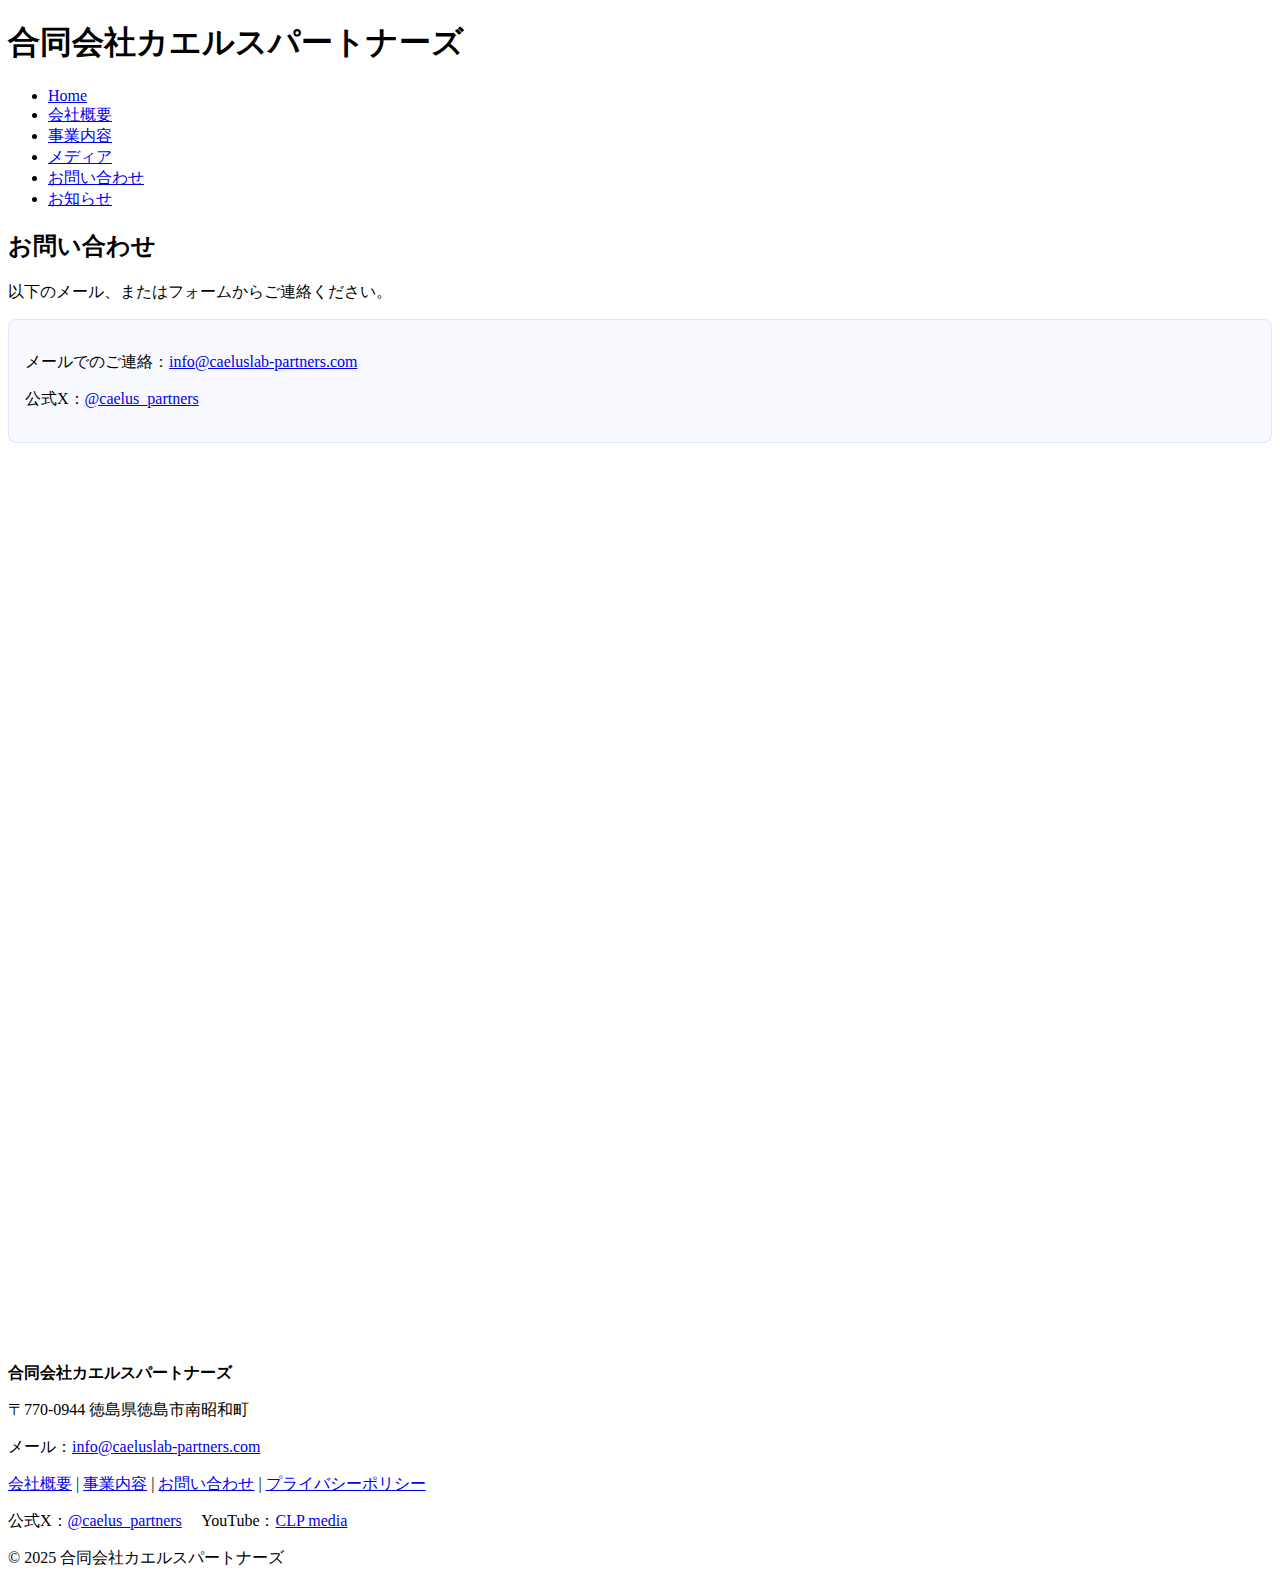
<file: contact.html>
<!DOCTYPE html><html lang="ja"><head>
  <!-- Google tag (gtag.js) -->
<script async src="https://www.googletagmanager.com/gtag/js?id=G-7C96BB0F4M"></script>
<script>
  window.dataLayer = window.dataLayer || [];
  function gtag(){dataLayer.push(arguments);}
  gtag('js', new Date());

  gtag('config', 'G-7C96BB0F4M');
</script>
<meta charset="UTF-8"><meta name="viewport" content="width=device-width, initial-scale=1">
<title>お問い合わせ | 合同会社カエルスパートナーズ</title>
<link rel="stylesheet" href="assets/css/style.css">
<meta name="description" content="お問い合わせはこちらから。メールまたはフォームをご利用ください。">
<!-- Favicon -->
<link rel="icon" type="image/png" sizes="16x16" href="assets/img/favicon-16.png">
<link rel="icon" type="image/png" sizes="32x32" href="assets/img/favicon-32.png">
<link rel="icon" type="image/png" sizes="48x48" href="assets/img/favicon-48.png">
<link rel="apple-touch-icon" href="assets/img/apple-touch-icon.png">

<!-- OGP / SNS共有 -->
<meta property="og:type" content="website">
<meta property="og:site_name" content="合同会社カエルスパートナーズ">
<meta property="og:title" content="合同会社カエルスパートナーズ">
<meta property="og:description" content="不動産・投資・AI・教育で価値を創る。CLP media も運営しています。">
<meta property="og:image" content="assets/img/ogp.png">
<meta property="og:url" content="https://caelus20250613.github.io/">
<meta name="twitter:card" content="summary_large_image">
</head><body>
<header><div class="container">
  <h1>合同会社カエルスパートナーズ</h1>
  <nav><ul>
    <li><a href="index.html">Home</a></li>
    <li><a href="about.html">会社概要</a></li>
    <li><a href="business.html">事業内容</a></li>
    <li><a href="media.html">メディア</a></li>
    <li><a class="active" href="contact.html">お問い合わせ</a></li>
    <li><a href="news.html">お知らせ</a></li>
  </ul></nav>
</div></header>

<main class="container">
  <h2>お問い合わせ</h2>
  <p>以下のメール、またはフォームからご連絡ください。</p>
  <div class="contact-box">
  <p>メールでのご連絡：<a href="mailto:info@caeluslab-partners.com">info@caeluslab-partners.com</a></p>
  <p>公式X：<a href="https://x.com/caelus_partners" target="_blank" rel="noopener">@caelus_partners</a></p>
</div>

  <!-- Googleフォーム埋め込み例（準備できたらURL差し替え） -->
  <iframe src="https://docs.google.com/forms/d/e/1FAIpQLSfk_Uk9vSZqs_n2bDlSO9-Zz3NE4MkNbFna5rYAiUwiuSZdUg/viewform?embedded=true" width="100%" height="900" frameborder="0" marginheight="0" marginwidth="0">読み込んでいます…</iframe>
</main>

<footer>
  <div class="container">
    <p><strong>合同会社カエルスパートナーズ</strong></p>
    <p>〒770-0944 徳島県徳島市南昭和町</p>
    <p>メール：<a href="mailto:info@caeluslab-partners.com">info@caeluslab-partners.com</a></p>
    <nav class="footer-nav">
      <a href="about.html">会社概要</a> |
      <a href="business.html">事業内容</a> |
      <a href="contact.html">お問い合わせ</a> |
      <a href="privacy.html">プライバシーポリシー</a>
    </nav><p>公式X：<a href="https://x.com/caelus_partners" target="_blank" rel="noopener">@caelus_partners</a>　
YouTube：<a href="https://www.youtube.com/@CLPmedia-p6m" target="_blank" rel="noopener">CLP media</a></p>
    <p>&copy; 2025 合同会社カエルスパートナーズ</p>
  </div>
</footer>
</body></html>
</file>
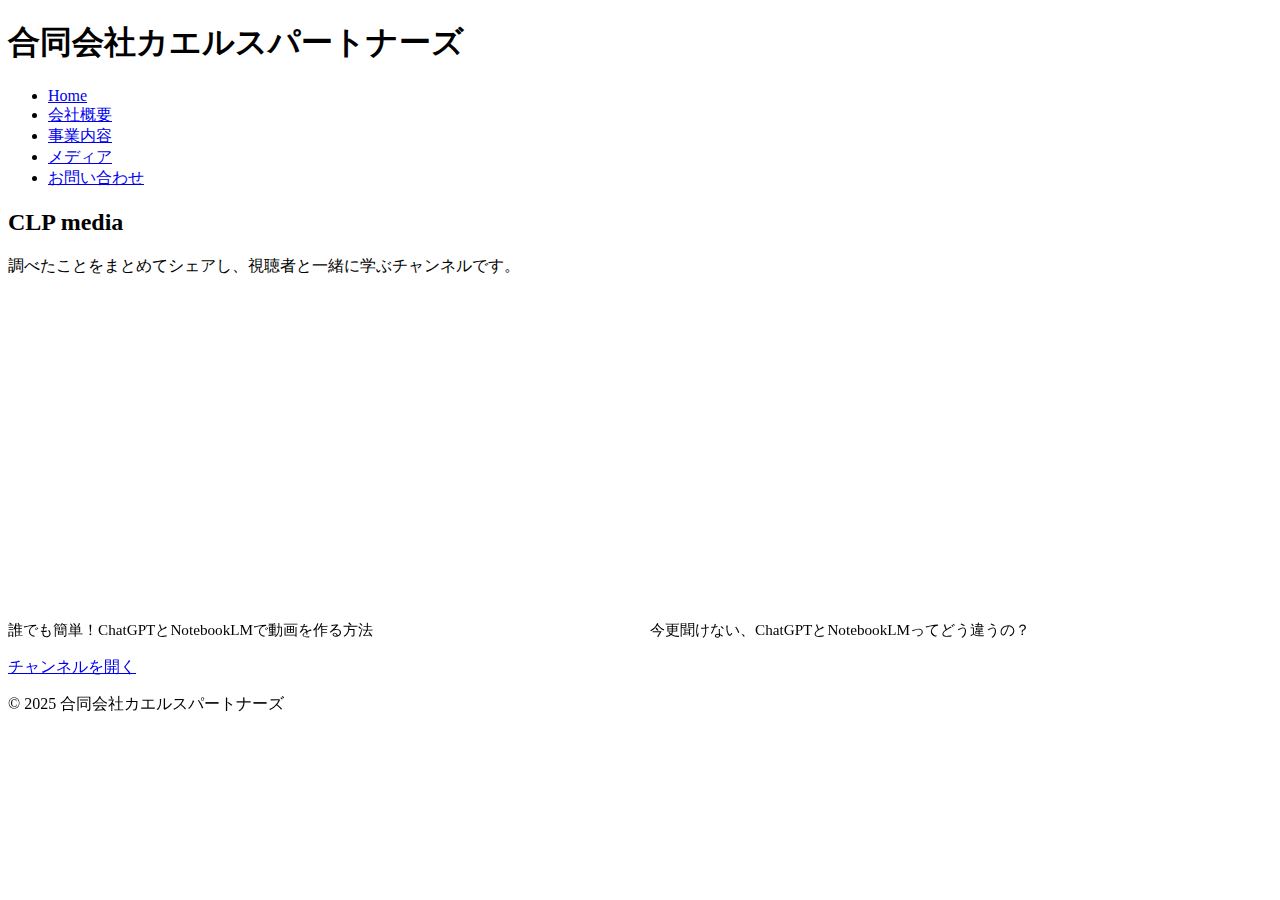
<file: media.html>
<!DOCTYPE html><html lang="ja"><head>
<meta charset="UTF-8"><meta name="viewport" content="width=device-width, initial-scale=1">
<title>メディア | 合同会社カエルスパートナーズ</title>
<link rel="stylesheet" href="assets/css/style.css">
<meta name="description" content="CLP media（YouTube）の最新動画。AI活用や学びの記録をシェアするメディアです。">
</head><body>
<header><div class="container">
  <h1>合同会社カエルスパートナーズ</h1>
  <nav><ul>
    <li><a href="index.html">Home</a></li>
    <li><a href="about.html">会社概要</a></li>
    <li><a href="business.html">事業内容</a></li>
    <li><a class="active" href="media.html">メディア</a></li>
    <li><a href="contact.html">お問い合わせ</a></li>
  </ul></nav>
</div></header>

<main class="container">
  <h2>CLP media</h2>
  <p>調べたことをまとめてシェアし、視聴者と一緒に学ぶチャンネルです。</p>

  <div class="video-grid">
    <div class="video">
      <iframe width="560" height="315" src="https://www.youtube.com/embed/YgHKiBu5Vtc" title="YouTube video" frameborder="0" allowfullscreen></iframe>
      <p class="caption">誰でも簡単！ChatGPTとNotebookLMで動画を作る方法</p>
    </div>
    <div class="video">
      <iframe width="560" height="315" src="https://www.youtube.com/embed/FN9ZVGgguJM" title="YouTube video" frameborder="0" allowfullscreen></iframe>
      <p class="caption">今更聞けない、ChatGPTとNotebookLMってどう違うの？</p>
    </div>
  </div>

  <p><a class="btn" href="https://www.youtube.com/@CLPmedia-p6m" target="_blank" rel="noopener">チャンネルを開く</a></p>
</main>

<footer><p>&copy; 2025 合同会社カエルスパートナーズ</p></footer>
</body></html>
</file>
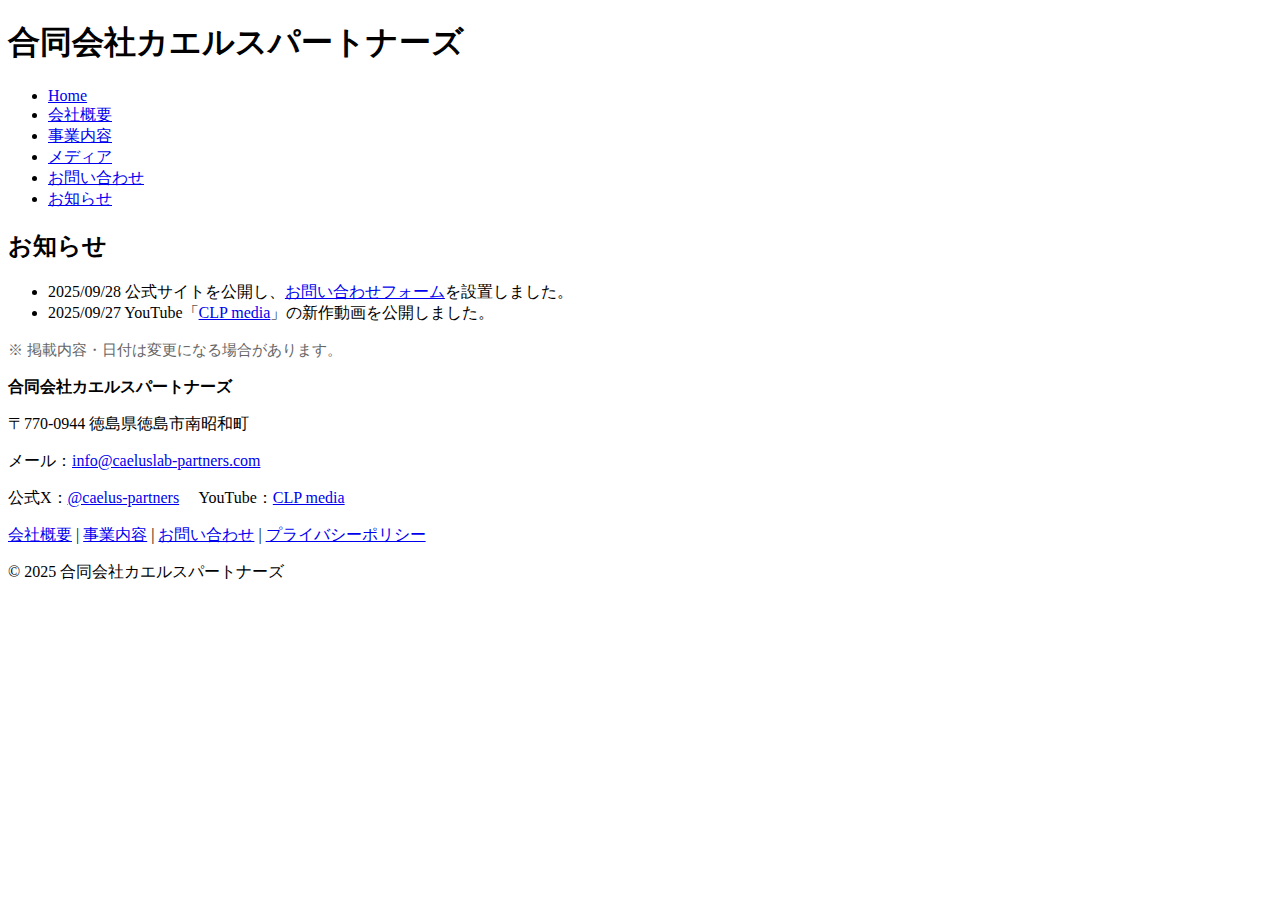
<file: news.html>
<!DOCTYPE html>
<html lang="ja">
<head>
  <meta charset="UTF-8">
  <meta name="viewport" content="width=device-width, initial-scale=1">
  <title>お知らせ | 合同会社カエルスパートナーズ</title>
  <meta name="description" content="合同会社カエルスパートナーズの最新情報・更新履歴。">
  <link rel="stylesheet" href="assets/css/style.css">
</head>
<body>
  <!-- ヘッダー -->
  <header>
    <div class="container">
      <h1>合同会社カエルスパートナーズ</h1>
      <nav>
        <ul>
          <li><a href="index.html">Home</a></li>
          <li><a href="about.html">会社概要</a></li>
          <li><a href="business.html">事業内容</a></li>
          <li><a href="media.html">メディア</a></li>
          <li><a href="contact.html">お問い合わせ</a></li>
          <li><a class="active" href="news.html">お知らせ</a></li>
        </ul>
      </nav>
    </div>
  </header>

  <!-- メイン -->
  <main class="container">
    <h2>お知らせ</h2>

    <ul class="news-list">
     <!-- <li>
<time datetime="YYYY-MM-DD">YYYY/MM/DD</time>
ここにお知らせ文。必要なら <a href="リンク">リンク</a> もOK。
</li> -->
      <!-- 新しい順に上へ追記してください -->
      <li>
        <time datetime="2025-09-28">2025/09/28</time>
        公式サイトを公開し、<a href="contact.html">お問い合わせフォーム</a>を設置しました。
      </li>
      <li>
        <time datetime="2025-09-27">2025/09/27</time>
        YouTube「<a href="https://www.youtube.com/@CLPmedia-p6m" target="_blank" rel="noopener">CLP media</a>」の新作動画を公開しました。
      </li>
    </ul>

    <p class="note">※ 掲載内容・日付は変更になる場合があります。</p>
  </main>

  <!-- フッター（共通） -->
  <footer>
    <div class="container">
      <p><strong>合同会社カエルスパートナーズ</strong></p>
      <p>〒770-0944 徳島県徳島市南昭和町</p>
      <p>メール：<a href="mailto:info@caeluslab-partners.com">info@caeluslab-partners.com</a></p>
      <p>公式X：<a href="https://x.com/caelus-partners" target="_blank" rel="noopener">@caelus-partners</a>　
         YouTube：<a href="https://www.youtube.com/@CLPmedia-p6m" target="_blank" rel="noopener">CLP media</a></p>
      <nav class="footer-nav">
        <a href="about.html">会社概要</a> |
        <a href="business.html">事業内容</a> |
        <a href="contact.html">お問い合わせ</a> |
        <a href="privacy.html">プライバシーポリシー</a>
      </nav>
      <p>&copy; 2025 合同会社カエルスパートナーズ</p>
    </div>
  </footer>
</body>
</html>
</file>
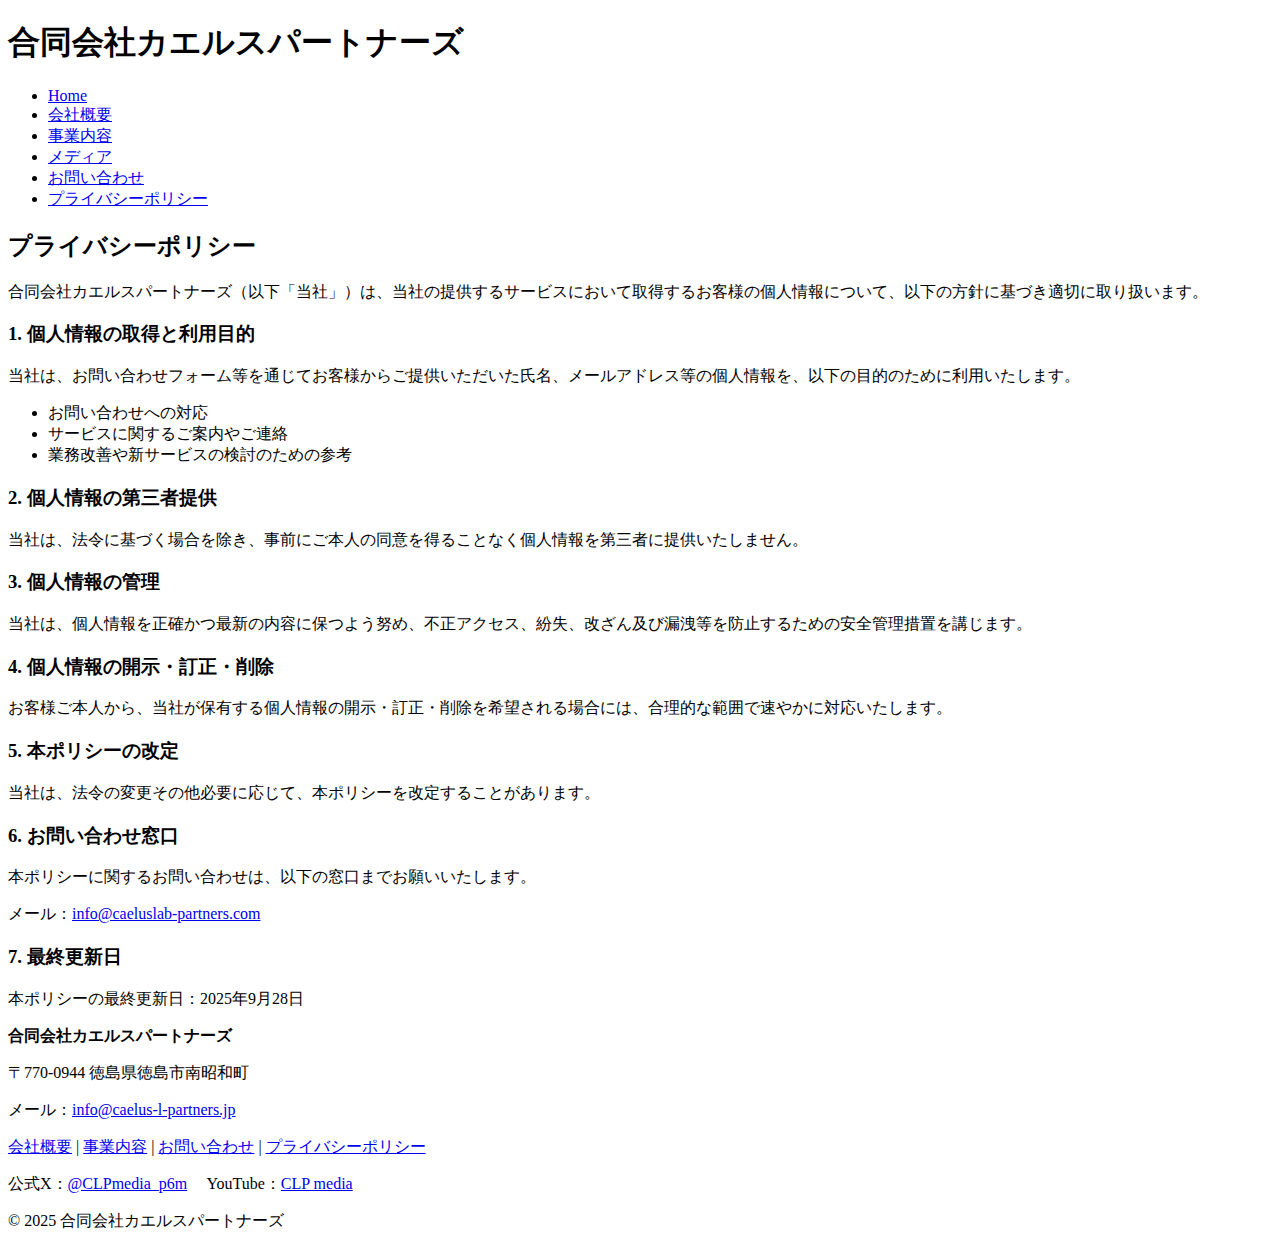
<file: privacy.html>
<!DOCTYPE html>
<html lang="ja">
<head>
  <!-- Google tag (gtag.js) -->
<script async src="https://www.googletagmanager.com/gtag/js?id=G-7C96BB0F4M"></script>
<script>
  window.dataLayer = window.dataLayer || [];
  function gtag(){dataLayer.push(arguments);}
  gtag('js', new Date());

  gtag('config', 'G-7C96BB0F4M');
</script>
  <meta charset="UTF-8">
  <meta name="viewport" content="width=device-width, initial-scale=1">
  <title>プライバシーポリシー | 合同会社カエルスパートナーズ</title>
  <meta name="description" content="合同会社カエルスパートナーズのプライバシーポリシー。個人情報の取扱いについて。">
  <link rel="stylesheet" href="assets/css/style.css">
  <!-- Favicon -->
<link rel="icon" type="image/png" sizes="16x16" href="assets/img/favicon-16.png">
<link rel="icon" type="image/png" sizes="32x32" href="assets/img/favicon-32.png">
<link rel="icon" type="image/png" sizes="48x48" href="assets/img/favicon-48.png">
<link rel="apple-touch-icon" href="assets/img/apple-touch-icon.png">

<!-- OGP / SNS共有 -->
<meta property="og:type" content="website">
<meta property="og:site_name" content="合同会社カエルスパートナーズ">
<meta property="og:title" content="合同会社カエルスパートナーズ">
<meta property="og:description" content="不動産・投資・AI・教育で価値を創る。CLP media も運営しています。">
<meta property="og:image" content="assets/img/ogp.png">
<meta property="og:url" content="https://caelus20250613.github.io/">
<meta name="twitter:card" content="summary_large_image">
</head>
<body>
  <!-- ヘッダー -->
  <header>
    <div class="container">
      <h1>合同会社カエルスパートナーズ</h1>
      <nav>
        <ul>
          <li><a href="index.html">Home</a></li>
          <li><a href="about.html">会社概要</a></li>
          <li><a href="business.html">事業内容</a></li>
          <li><a href="media.html">メディア</a></li>
          <li><a href="contact.html">お問い合わせ</a></li>
          <li><a class="active" href="privacy.html">プライバシーポリシー</a></li>
        </ul>
      </nav>
    </div>
  </header>

  <!-- メイン -->
  <main class="container">
    <h2>プライバシーポリシー</h2>
    <p>合同会社カエルスパートナーズ（以下「当社」）は、当社の提供するサービスにおいて取得するお客様の個人情報について、以下の方針に基づき適切に取り扱います。</p>

    <h3>1. 個人情報の取得と利用目的</h3>
    <p>当社は、お問い合わせフォーム等を通じてお客様からご提供いただいた氏名、メールアドレス等の個人情報を、以下の目的のために利用いたします。</p>
    <ul>
      <li>お問い合わせへの対応</li>
      <li>サービスに関するご案内やご連絡</li>
      <li>業務改善や新サービスの検討のための参考</li>
    </ul>

    <h3>2. 個人情報の第三者提供</h3>
    <p>当社は、法令に基づく場合を除き、事前にご本人の同意を得ることなく個人情報を第三者に提供いたしません。</p>

    <h3>3. 個人情報の管理</h3>
    <p>当社は、個人情報を正確かつ最新の内容に保つよう努め、不正アクセス、紛失、改ざん及び漏洩等を防止するための安全管理措置を講じます。</p>

    <h3>4. 個人情報の開示・訂正・削除</h3>
    <p>お客様ご本人から、当社が保有する個人情報の開示・訂正・削除を希望される場合には、合理的な範囲で速やかに対応いたします。</p>

    <h3>5. 本ポリシーの改定</h3>
    <p>当社は、法令の変更その他必要に応じて、本ポリシーを改定することがあります。</p>

    <h3>6. お問い合わせ窓口</h3>
    <p>本ポリシーに関するお問い合わせは、以下の窓口までお願いいたします。</p>
    <p>メール：<a href="mailto:info@caeluslab-partners.com">info@caeluslab-partners.com</a></p>
<h3>7. 最終更新日</h3>
<p>本ポリシーの最終更新日：2025年9月28日</p>
  </main>

  <!-- フッター -->
  <footer>
    <div class="container">
      <p><strong>合同会社カエルスパートナーズ</strong></p>
      <p>〒770-0944 徳島県徳島市南昭和町</p>
      <p>メール：<a href="mailto:info@caelus-l-partners.jp">info@caelus-l-partners.jp</a></p>
      <nav class="footer-nav">
        <a href="about.html">会社概要</a> |
        <a href="business.html">事業内容</a> |
        <a href="contact.html">お問い合わせ</a> |
        <a href="privacy.html">プライバシーポリシー</a>
      </nav><p>公式X：<a href="https://x.com/CLPmedia_p6m" target="_blank" rel="noopener">@CLPmedia_p6m</a>　
YouTube：<a href="https://www.youtube.com/@CLPmedia-p6m" target="_blank" rel="noopener">CLP media</a></p>
      <p>&copy; 2025 合同会社カエルスパートナーズ</p>
    </div>
  </footer>
</body>
</html>
</file>
<file: assets/css/style.css>
<!DOCTYPE html PUBLIC "-//W3C//DTD HTML 4.01//EN" "http://www.w3.org/TR/html4/strict.dtd">
<html>
<head>
  <meta http-equiv="Content-Type" content="text/html; charset=utf-8">
  <meta http-equiv="Content-Style-Type" content="text/css">
  <title></title>
  <meta name="Generator" content="Cocoa HTML Writer">
  <meta name="CocoaVersion" content="2575.7">
  <style type="text/css">
    p.p1 {margin: 0.0px 0.0px 0.0px 0.0px; font: 12.0px Helvetica}
    p.p2 {margin: 0.0px 0.0px 0.0px 0.0px; font: 12.0px Helvetica; min-height: 14.0px}
    p.p3 {margin: 0.0px 0.0px 0.0px 0.0px; font: 12.0px 'Hiragino Sans'}
    span.s1 {font: 12.0px 'Hiragino Sans'}
    span.s2 {font: 12.0px Helvetica}
  </style>
</head>
<body>
<p class="p1">/* <span class="s1">ベース設定</span> */</p>
<p class="p1">body {</p>
<p class="p1"><span class="Apple-converted-space">  </span>margin: 0;</p>
<p class="p1"><span class="Apple-converted-space">  </span>font-family: "Noto Sans JP", sans-serif;</p>
<p class="p1"><span class="Apple-converted-space">  </span>line-height: 1.6;</p>
<p class="p1"><span class="Apple-converted-space">  </span>color: #333;</p>
<p class="p1"><span class="Apple-converted-space">  </span>background: #fff;</p>
<p class="p1">}</p>
<p class="p2"><br></p>
<p class="p1">/* <span class="s1">コンテナ</span> */</p>
<p class="p1">.container {</p>
<p class="p1"><span class="Apple-converted-space">  </span>width: 90%;</p>
<p class="p1"><span class="Apple-converted-space">  </span>max-width: 1000px;</p>
<p class="p1"><span class="Apple-converted-space">  </span>margin: auto;</p>
<p class="p1">}</p>
<p class="p2"><br></p>
<p class="p1">/* <span class="s1">ヘッダー</span> */</p>
<p class="p1">header {</p>
<p class="p1"><span class="Apple-converted-space">  </span>background: #1A237E;</p>
<p class="p1"><span class="Apple-converted-space">  </span>color: #fff;</p>
<p class="p1"><span class="Apple-converted-space">  </span>padding: 10px 0;</p>
<p class="p1">}</p>
<p class="p1">header h1 {</p>
<p class="p1"><span class="Apple-converted-space">  </span>margin: 0;</p>
<p class="p1"><span class="Apple-converted-space">  </span>font-size: 1.5rem;</p>
<p class="p1">}</p>
<p class="p1">nav ul {</p>
<p class="p1"><span class="Apple-converted-space">  </span>list-style: none;</p>
<p class="p1"><span class="Apple-converted-space">  </span>padding: 0;</p>
<p class="p1"><span class="Apple-converted-space">  </span>display: flex;</p>
<p class="p1"><span class="Apple-converted-space">  </span>gap: 15px;</p>
<p class="p1">}</p>
<p class="p1">nav a {</p>
<p class="p1"><span class="Apple-converted-space">  </span>color: #fff;</p>
<p class="p1"><span class="Apple-converted-space">  </span>text-decoration: none;</p>
<p class="p1">}</p>
<p class="p1">nav a.active,</p>
<p class="p1">nav a:hover {</p>
<p class="p1"><span class="Apple-converted-space">  </span>text-decoration: underline;</p>
<p class="p1">}</p>
<p class="p2"><br></p>
<p class="p1">/* <span class="s1">ヒーロー</span> */</p>
<p class="p1">.hero {</p>
<p class="p1"><span class="Apple-converted-space">  </span>text-align: center;</p>
<p class="p1"><span class="Apple-converted-space">  </span>padding: 60px 20px;</p>
<p class="p1">}</p>
<p class="p1">.hero h2 {</p>
<p class="p1"><span class="Apple-converted-space">  </span>font-size: 2rem;</p>
<p class="p1"><span class="Apple-converted-space">  </span>margin-bottom: 10px;</p>
<p class="p1">}</p>
<p class="p1">.hero p {</p>
<p class="p1"><span class="Apple-converted-space">  </span>margin-bottom: 20px;</p>
<p class="p1">}</p>
<p class="p1">.btn {</p>
<p class="p1"><span class="Apple-converted-space">  </span>background: #1A237E;</p>
<p class="p1"><span class="Apple-converted-space">  </span>color: #fff;</p>
<p class="p1"><span class="Apple-converted-space">  </span>padding: 10px 20px;</p>
<p class="p1"><span class="Apple-converted-space">  </span>text-decoration: none;</p>
<p class="p1"><span class="Apple-converted-space">  </span>border-radius: 5px;</p>
<p class="p1">}</p>
<p class="p1">.btn:hover {</p>
<p class="p1"><span class="Apple-converted-space">  </span>background: #303F9F;</p>
<p class="p1">}</p>
<p class="p2"><br></p>
<p class="p3"><span class="s2">/* </span>特徴セクション<span class="s2"> */</span></p>
<p class="p1">.features {</p>
<p class="p1"><span class="Apple-converted-space">  </span>display: flex;</p>
<p class="p1"><span class="Apple-converted-space">  </span>gap: 20px;</p>
<p class="p1"><span class="Apple-converted-space">  </span>margin: 40px 0;</p>
<p class="p1"><span class="Apple-converted-space">  </span>flex-wrap: wrap;</p>
<p class="p1">}</p>
<p class="p1">.feature {</p>
<p class="p1"><span class="Apple-converted-space">  </span>flex: 1;</p>
<p class="p1"><span class="Apple-converted-space">  </span>min-width: 250px;</p>
<p class="p1"><span class="Apple-converted-space">  </span>background: #f9f9f9;</p>
<p class="p1"><span class="Apple-converted-space">  </span>padding: 20px;</p>
<p class="p1"><span class="Apple-converted-space">  </span>border-radius: 5px;</p>
<p class="p1"><span class="Apple-converted-space">  </span>box-shadow: 0 2px 5px rgba(0,0,0,0.05);</p>
<p class="p1">}</p>
<p class="p1">.feature h3 {</p>
<p class="p1"><span class="Apple-converted-space">  </span>margin-top: 0;</p>
<p class="p1"><span class="Apple-converted-space">  </span>color: #1A237E;</p>
<p class="p1">}</p>
<p class="p2"><br></p>
<p class="p1">/* <span class="s1">フッター</span> */</p>
<p class="p1">footer {</p>
<p class="p1"><span class="Apple-converted-space">  </span>text-align: center;</p>
<p class="p1"><span class="Apple-converted-space">  </span>padding: 20px;</p>
<p class="p1"><span class="Apple-converted-space">  </span>background: #f2f2f2;</p>
<p class="p1"><span class="Apple-converted-space">  </span>margin-top: 40px;</p>
<p class="p1">}</p>
</body>
                      /* テーブル */
.table { width:100%; border-collapse:collapse; margin:20px 0; }
.table th, .table td { border:1px solid #e5e5e5; padding:10px; text-align:left; }
.table th { background:#f7f7f7; width:160px; }

/* カード */
.cards { display:grid; grid-template-columns:repeat(auto-fit,minmax(260px,1fr)); gap:20px; margin:20px 0 40px; }
.card { background:#f9f9f9; padding:20px; border-radius:8px; box-shadow:0 2px 6px rgba(0,0,0,.05); }
.note { color:#666; font-size:.95rem; }

/* 動画グリッド */
.video-grid { display:grid; grid-template-columns:repeat(auto-fit,minmax(320px,1fr)); gap:20px; }
.video .caption { margin:8px 0 0; font-size:.95rem; }

/* お問い合わせ枠 */
.contact-box { background:#f7f9ff; border:1px solid #dfe5ff; padding:16px; border-radius:8px; }
</html>
</file>
